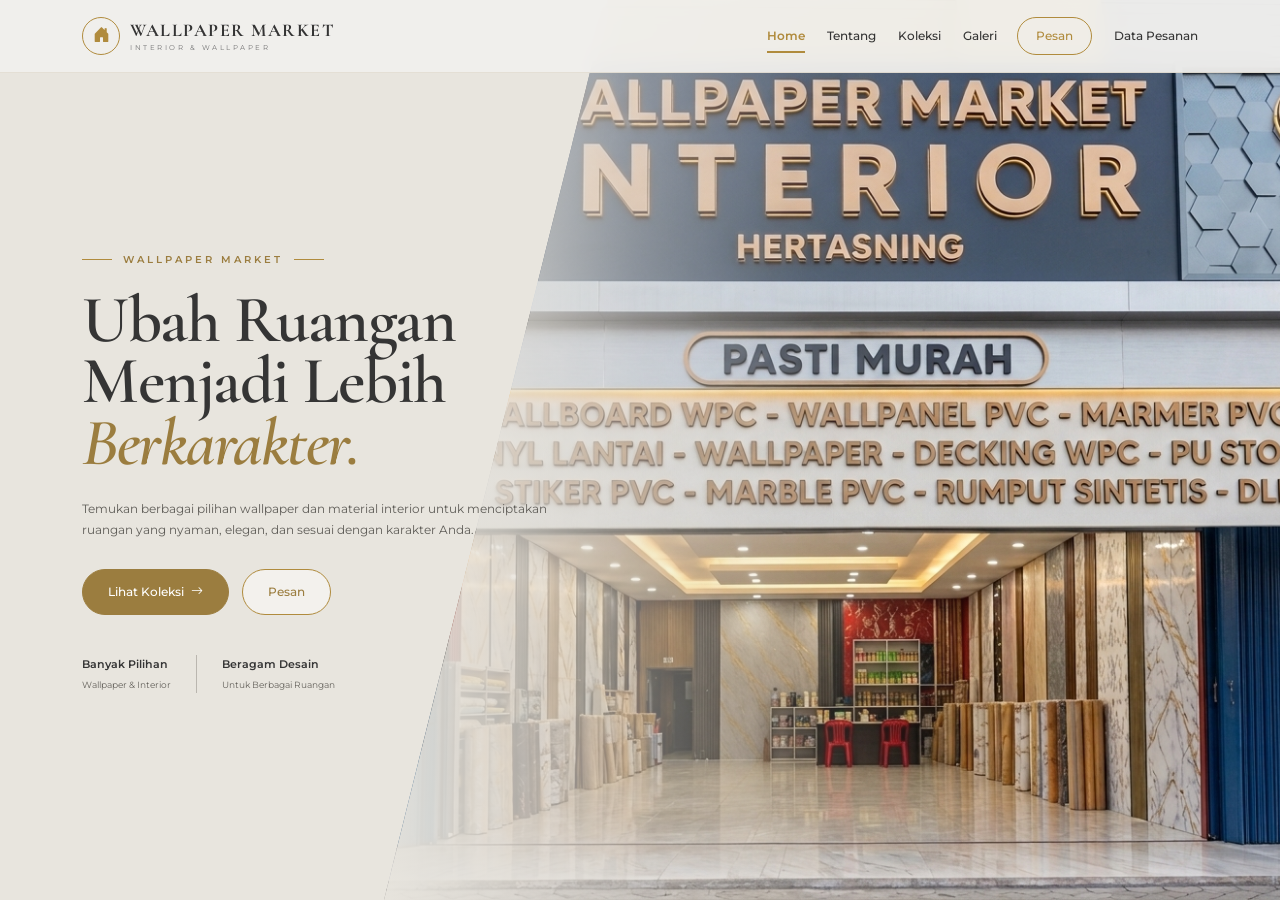
<file: index.html>
<!DOCTYPE html>
<html lang="id">

<head>

    <meta charset="UTF-8">

    <meta name="viewport"
          content="width=device-width, initial-scale=1.0">

    <title>Wallpaper Market | Home</title>


    <!-- BOOTSTRAP -->

    <link
        href="https://cdn.jsdelivr.net/npm/bootstrap@5.3.3/dist/css/bootstrap.min.css"
        rel="stylesheet">


    <!-- BOOTSTRAP ICON -->

    <link
        href="https://cdn.jsdelivr.net/npm/bootstrap-icons@1.11.3/font/bootstrap-icons.min.css"
        rel="stylesheet">


    <!-- GOOGLE FONT -->

    <link rel="preconnect"
          href="https://fonts.googleapis.com">

    <link rel="preconnect"
          href="https://fonts.gstatic.com"
          crossorigin>

    <link
        href="https://fonts.googleapis.com/css2?family=Cormorant+Garamond:wght@500;600;700&family=Montserrat:wght@300;400;500;600&display=swap"
        rel="stylesheet">


    <!-- CSS KAMU -->

    <link rel="stylesheet" href="style.css">

</head>


<body>


    <!-- ================= NAVBAR ================= -->

    <nav class="navbar navbar-expand-lg home-navbar">

        <div class="container">


            <!-- LOGO -->

            <a
                href="index.html"
                class="market-logo">

                <span class="logo-icon">

                    <i class="bi bi-house-door-fill"></i>

                </span>


                <span class="logo-text">

                    <strong>
                        WALLPAPER MARKET
                    </strong>

                    <small>
                        INTERIOR & WALLPAPER
                    </small>

                </span>

            </a>



            <!-- MENU MOBILE -->

            <button
                class="navbar-toggler"
                type="button"
                data-bs-toggle="collapse"
                data-bs-target="#menuNavbar"
                aria-controls="menuNavbar"
                aria-expanded="false"
                aria-label="Toggle navigation">

                <i class="bi bi-list"></i>

            </button>



            <!-- MENU -->

            <div
                class="collapse navbar-collapse"
                id="menuNavbar">

                <ul class="navbar-nav ms-auto align-items-lg-center">


                    <!-- HOME -->

                    <li class="nav-item">

                        <a
                            class="nav-link active"
                            href="index.html">

                            Home

                        </a>

                    </li>


                    <!-- TENTANG -->

                    <li class="nav-item">

                        <a
                            class="nav-link"
                            href="tentang.html">

                            Tentang

                        </a>

                    </li>


                    <!-- KOLEKSI -->

                    <li class="nav-item">

                        <a
                            class="nav-link"
                            href="koleksi.html">

                            Koleksi

                        </a>

                    </li>


                    <!-- GALERI -->

                    <li class="nav-item">

                        <a
                            class="nav-link"
                            href="galeri.html">

                            Galeri

                        </a>

                    </li>


                    <!-- PESAN -->

                    <li class="nav-item">

                        <a
                            class="nav-link nav-pesan"
                            href="pesan.php">

                            Pesan

                        </a>

                    </li>


                    <!-- DATA PESANAN -->

                    <li class="nav-item">

                        <a
                            class="nav-link"
                            href="data_pesanan.php">

                            Data Pesanan

                        </a>

                    </li>

                </ul>

            </div>

        </div>

    </nav>



    <!-- ================= HERO ================= -->

    <main class="home-hero">


        <!-- FOTO HERTASNING -->

        <div class="hero-background-photo"></div>


        <!-- FADE ABU-CREAM -->

        <div class="hero-photo-overlay"></div>



        <div class="container hero-container">

            <div class="row min-vh-100 align-items-center">


                <div class="col-12 col-lg-7">

                    <div class="hero-content">


                        <!-- LABEL -->

                        <div class="hero-label">

                            <span></span>

                            WALLPAPER MARKET

                            <span></span>

                        </div>



                        <!-- JUDUL -->

                        <h1>

                            Ubah Ruangan
                            <br>

                            Menjadi Lebih
                            <br>

                            <span>Berkarakter.</span>

                        </h1>



                        <!-- DESKRIPSI -->

                        <p class="hero-description">

                            Temukan berbagai pilihan wallpaper dan
                            material interior untuk menciptakan ruangan
                            yang nyaman, elegan, dan sesuai dengan
                            karakter Anda.

                        </p>



                        <!-- BUTTON -->

                        <div class="hero-buttons">


                            <a
                                href="koleksi.html"
                                class="btn hero-btn-primary">

                                Lihat Koleksi

                                <i class="bi bi-arrow-right"></i>

                            </a>



                            <a
                                href="pesan.php"
                                class="btn hero-btn-outline">

                                Pesan
                            </a>


                        </div>



                        <!-- INFO -->

                        <div class="hero-info">


                            <div>

                                <strong>
                                    Banyak Pilihan
                                </strong>

                                <small>
                                    Wallpaper & Interior
                                </small>

                            </div>



                            <div class="hero-divider"></div>



                            <div>

                                <strong>
                                    Beragam Desain
                                </strong>

                                <small>
                                    Untuk Berbagai Ruangan
                                </small>

                            </div>


                        </div>

                    </div>

                </div>


                <div class="col-lg-5"></div>

            </div>

        </div>

    </main>



    <!-- ================= BOOTSTRAP JS ================= -->
    
    <script
        src="https://cdn.jsdelivr.net/npm/bootstrap@5.3.3/dist/js/bootstrap.bundle.min.js">
    </script>



    <!-- JQUERY -->

    <script
        src="https://code.jquery.com/jquery-3.7.1.min.js">
    </script>



    <!-- SCRIPT KAMU -->

    <script src="script.js"></script>


</body>

</html>
</file>
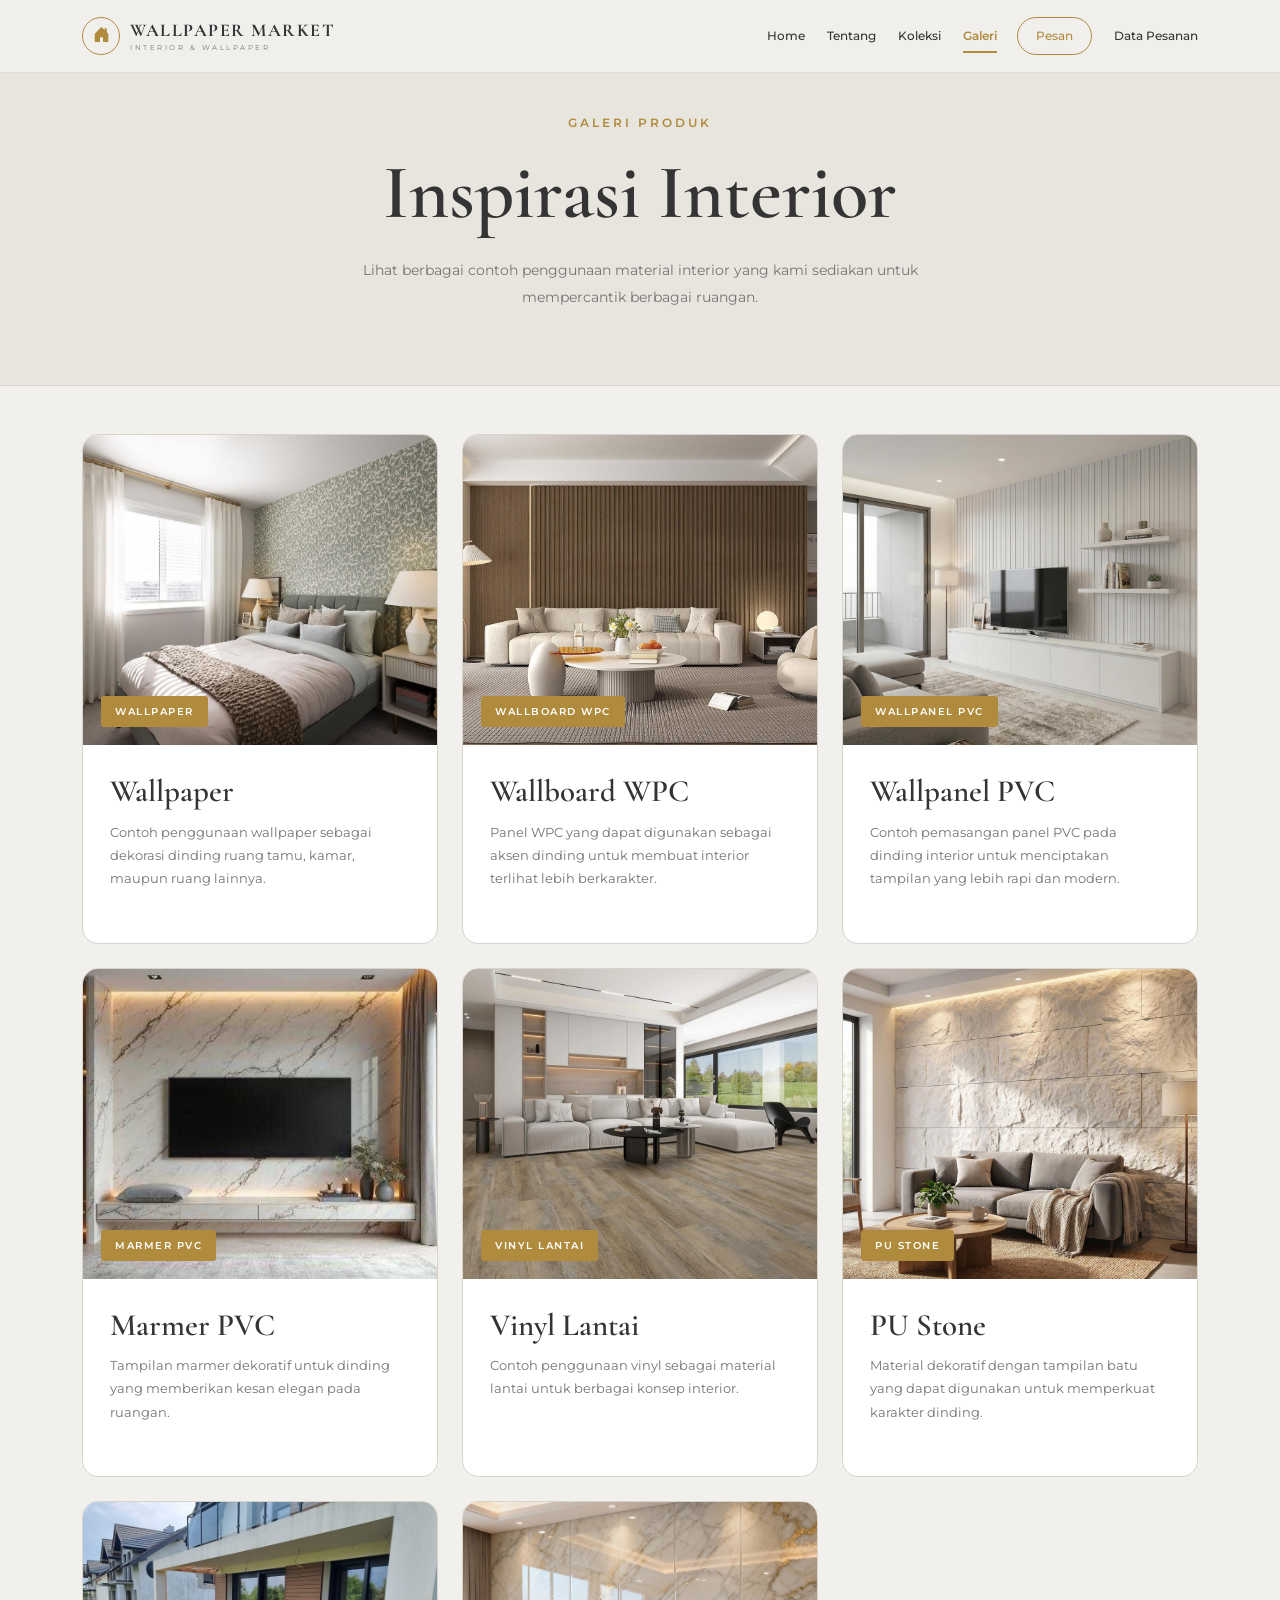
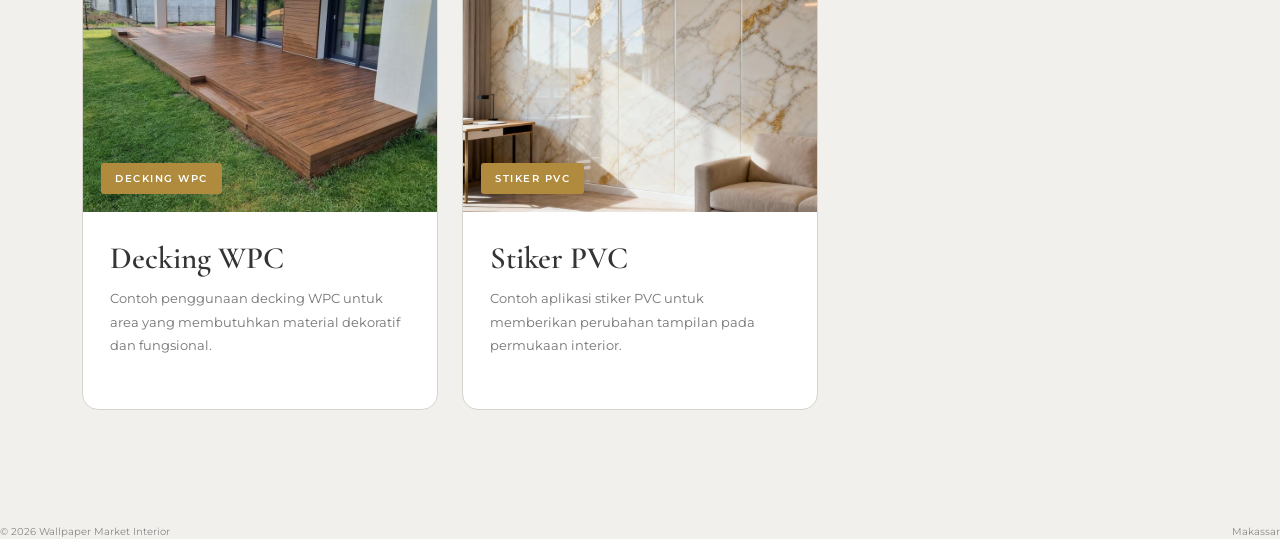
<file: galeri.html>
<!DOCTYPE html>
<html lang="id">

<head>

    <meta charset="UTF-8">

    <meta name="viewport"
          content="width=device-width, initial-scale=1.0">

    <title>Wallpaper Market | Galeri</title>


    <!-- ================= BOOTSTRAP ================= -->

    <link
        href="https://cdn.jsdelivr.net/npm/bootstrap@5.3.3/dist/css/bootstrap.min.css"
        rel="stylesheet">


    <!-- ================= BOOTSTRAP ICON ================= -->

    <link
        href="https://cdn.jsdelivr.net/npm/bootstrap-icons@1.11.3/font/bootstrap-icons.min.css"
        rel="stylesheet">


    <!-- ================= GOOGLE FONT ================= -->

    <link
        href="https://fonts.googleapis.com/css2?family=Cormorant+Garamond:wght@500;600;700&family=Montserrat:wght@300;400;500;600&display=swap"
        rel="stylesheet">


    <!-- ================= CSS ================= -->

    <link rel="stylesheet" href="style.css">

</head>


<body>


<!-- =====================================================
     NAVBAR
===================================================== -->

<nav class="navbar navbar-expand-lg home-navbar">

    <div class="container">


        <!-- LOGO -->

        <a
            href="index.html"
            class="market-logo">

            <span class="logo-icon">

                <i class="bi bi-house-door-fill"></i>

            </span>


            <span class="logo-text">

                <strong>
                    WALLPAPER MARKET
                </strong>

                <small>
                    INTERIOR & WALLPAPER
                </small>

            </span>

        </a>



        <!-- MENU MOBILE -->

        <button
            class="navbar-toggler"
            type="button"
            data-bs-toggle="collapse"
            data-bs-target="#menuNavbar"
            aria-controls="menuNavbar"
            aria-expanded="false"
            aria-label="Toggle navigation">

            <i class="bi bi-list"></i>

        </button>



        <!-- MENU -->

        <div
            class="collapse navbar-collapse"
            id="menuNavbar">

            <ul class="navbar-nav ms-auto align-items-lg-center">


                <!-- HOME -->

                <li class="nav-item">

                    <a
                        class="nav-link"
                        href="index.html">

                        Home

                    </a>

                </li>


                <!-- TENTANG -->

                <li class="nav-item">

                    <a
                        class="nav-link"
                        href="tentang.html">

                        Tentang

                    </a>

                </li>


                <!-- KOLEKSI -->

                <li class="nav-item">

                    <a
                        class="nav-link"
                        href="koleksi.html">

                        Koleksi

                    </a>

                </li>


                <!-- GALERI AKTIF -->

                <li class="nav-item">

                    <a
                        class="nav-link active"
                        href="galeri.html">

                        Galeri

                    </a>

                </li>


                <!-- PESAN -->

                <li class="nav-item">

                    <a
                        class="nav-link nav-pesan"
                        href="pesan.php">

                        Pesan

                    </a>

                </li>


                <!-- DATA PESANAN -->

                <li class="nav-item">

                    <a
                        class="nav-link"
                        href="data_pesanan.php">

                        Data Pesanan

                    </a>

                </li>

            </ul>

        </div>

    </div>

</nav>



<!-- =====================================================
     HEADER
===================================================== -->

<section class="gallery-header">

    <div class="container text-center">

        <span class="gallery-label">
            GALERI PRODUK
        </span>

        <h1>
            Inspirasi Interior
        </h1>

        <p>
            Lihat berbagai contoh penggunaan material interior
            yang kami sediakan untuk mempercantik berbagai ruangan.
        </p>

    </div>

</section>



<!-- =====================================================
     GALERI
===================================================== -->

<section class="gallery-section py-5">

    <div class="container">

        <div class="row g-4">


            <!-- WALLPAPER -->

            <div class="col-md-6 col-lg-4">

                <div class="gallery-card h-100">

                    <div class="gallery-image">

                        <img
                            src="image/galeri-wallpaper.jpg"
                            alt="Wallpaper dinding interior">

                        <span class="gallery-badge">
                            Wallpaper
                        </span>

                    </div>


                    <div class="gallery-content">

                        <h2>
                            Wallpaper
                        </h2>

                        <p>
                            Contoh penggunaan wallpaper sebagai
                            dekorasi dinding ruang tamu, kamar,
                            maupun ruang lainnya.
                        </p>

                    </div>

                </div>

            </div>



            <!-- WALLBOARD WPC -->

            <div class="col-md-6 col-lg-4">

                <div class="gallery-card h-100">

                    <div class="gallery-image">

                        <img
                            src="image/galeri-wpc.jpg"
                            alt="Wallboard WPC interior">

                        <span class="gallery-badge">
                            Wallboard WPC
                        </span>

                    </div>


                    <div class="gallery-content">

                        <h2>
                            Wallboard WPC
                        </h2>

                        <p>
                            Panel WPC yang dapat digunakan
                            sebagai aksen dinding untuk membuat
                            interior terlihat lebih berkarakter.
                        </p>

                    </div>

                </div>

            </div>



            <!-- WALLPANEL PVC -->

            <div class="col-md-6 col-lg-4">

                <div class="gallery-card h-100">

                    <div class="gallery-image">

                        <img
                            src="image/galeri-pvc.jpg"
                            alt="Wallpanel PVC interior">

                        <span class="gallery-badge">
                            Wallpanel PVC
                        </span>

                    </div>


                    <div class="gallery-content">

                        <h2>
                            Wallpanel PVC
                        </h2>

                        <p>
                            Contoh pemasangan panel PVC pada
                            dinding interior untuk menciptakan
                            tampilan yang lebih rapi dan modern.
                        </p>


                    </div>

                </div>

            </div>



            <!-- MARMER PVC -->

            <div class="col-md-6 col-lg-4">

                <div class="gallery-card h-100">

                    <div class="gallery-image">

                        <img
                            src="image/galeri-marmer.jpg"
                            alt="Marmer PVC interior">

                        <span class="gallery-badge">
                            Marmer PVC
                        </span>

                    </div>


                    <div class="gallery-content">

                        <h2>
                            Marmer PVC
                        </h2>

                        <p>
                            Tampilan marmer dekoratif untuk
                            dinding yang memberikan kesan
                            elegan pada ruangan.
                        </p>


                    </div>

                </div>

            </div>



            <!-- VINYL LANTAI -->

            <div class="col-md-6 col-lg-4">

                <div class="gallery-card h-100">

                    <div class="gallery-image">

                        <img
                            src="image/galeri-vinyl.jpg"
                            alt="Vinyl lantai interior">

                        <span class="gallery-badge">
                            Vinyl Lantai
                        </span>

                    </div>


                    <div class="gallery-content">

                        <h2>
                            Vinyl Lantai
                        </h2>

                        <p>
                            Contoh penggunaan vinyl sebagai
                            material lantai untuk berbagai
                            konsep interior.
                        </p>

                    </div>

                </div>

            </div>



            <!-- PU STONE -->

            <div class="col-md-6 col-lg-4">

                <div class="gallery-card h-100">

                    <div class="gallery-image">

                        <img
                            src="image/galeri-pustone.jpg"
                            alt="PU Stone interior">

                        <span class="gallery-badge">
                            PU Stone
                        </span>

                    </div>


                    <div class="gallery-content">

                        <h2>
                            PU Stone
                        </h2>

                        <p>
                            Material dekoratif dengan tampilan
                            batu yang dapat digunakan untuk
                            memperkuat karakter dinding.
                        </p>

                    </div>

                </div>

            </div>



            <!-- DECKING WPC -->

            <div class="col-md-6 col-lg-4">

                <div class="gallery-card h-100">

                    <div class="gallery-image">

                        <img
                            src="image/galeri-decking.jpg"
                            alt="Decking WPC">

                        <span class="gallery-badge">
                            Decking WPC
                        </span>

                    </div>


                    <div class="gallery-content">

                        <h2>
                            Decking WPC
                        </h2>

                        <p>
                            Contoh penggunaan decking WPC
                            untuk area yang membutuhkan
                            material dekoratif dan fungsional.
                        </p>


                    </div>

                </div>

            </div>



            <!-- STIKER PVC -->

            <div class="col-md-6 col-lg-4">

                <div class="gallery-card h-100">

                    <div class="gallery-image">

                        <img
                            src="image/galeri-stiker.jpg"
                            alt="Stiker PVC interior">

                        <span class="gallery-badge">
                            Stiker PVC
                        </span>

                    </div>


                    <div class="gallery-content">

                        <h2>
                            Stiker PVC
                        </h2>

                        <p>
                            Contoh aplikasi stiker PVC untuk
                            memberikan perubahan tampilan
                            pada permukaan interior.
                        </p>


                    </div>

                </div>

            </div>

        </div>

    </div>

</section>



<!-- =====================================================
     FOOTER
===================================================== -->

<div class="footer-bottom">

    <span>
        © 2026 Wallpaper Market Interior
    </span>

    <span>
        Makassar
    </span>

</div>



<!-- =====================================================
     BOOTSTRAP JS
===================================================== -->

<script
    src="https://cdn.jsdelivr.net/npm/bootstrap@5.3.3/dist/js/bootstrap.bundle.min.js">
</script>



<!-- =====================================================
     JQUERY
===================================================== -->

<script
    src="https://code.jquery.com/jquery-3.7.1.min.js">
</script>


<script>

$(document).ready(function () {

    $(".gallery-card").on("mouseenter", function () {

        $(this).find(".gallery-image img").css(
            "transform",
            "scale(1.04)"
        );

    });


    $(".gallery-card").on("mouseleave", function () {

        $(this).find(".gallery-image img").css(
            "transform",
            "scale(1)"
        );

    });

});

</script>


<!-- SCRIPT UTAMA -->

<script src="script.js"></script>


</body>

</html>
</file>
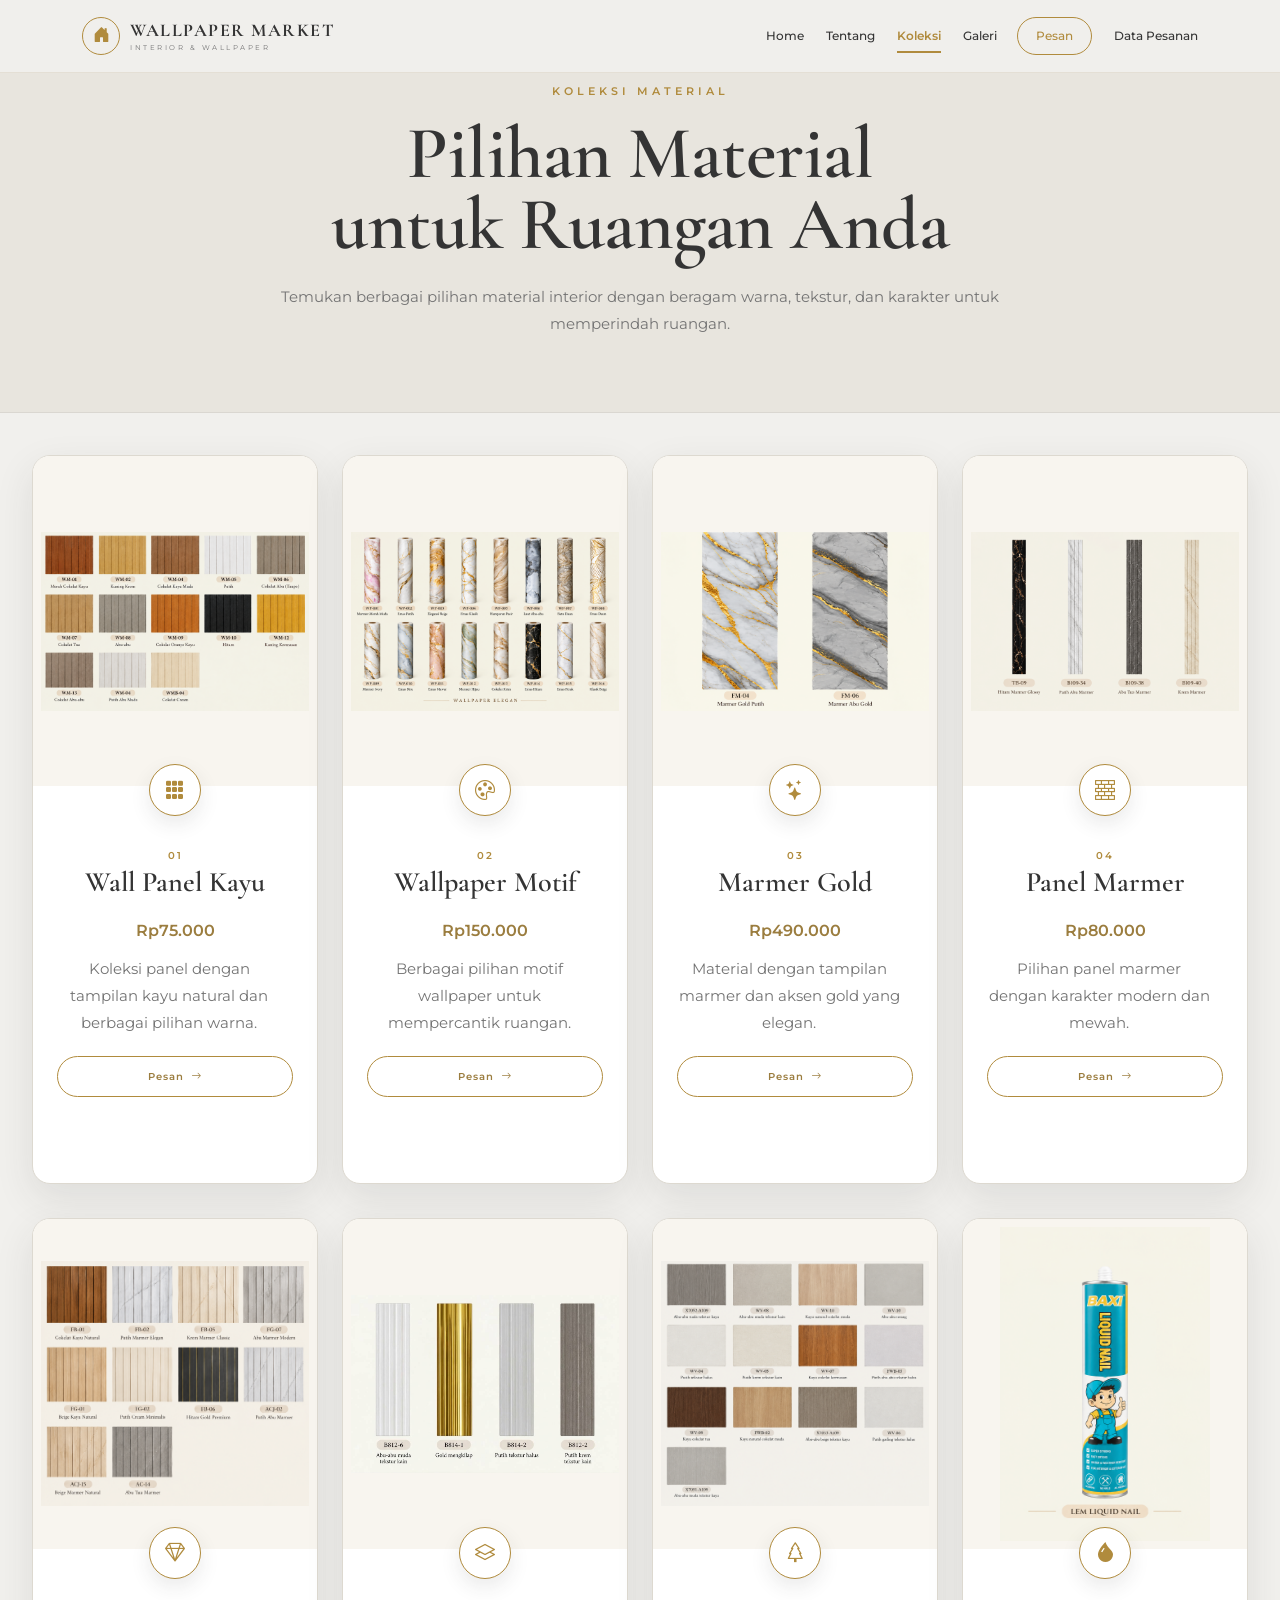
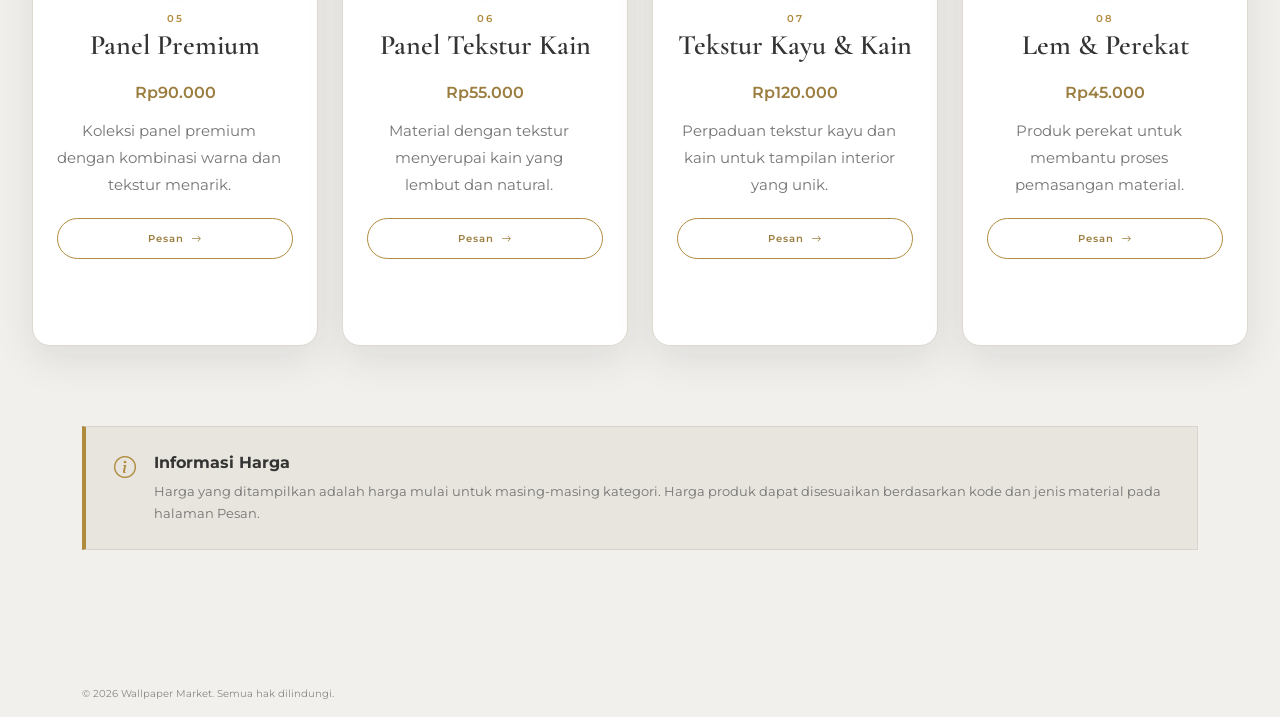
<file: koleksi.html>
<!DOCTYPE html>
<html lang="id">

<head>

    <meta charset="UTF-8">

    <meta name="viewport"
          content="width=device-width, initial-scale=1.0">

    <title>Wallpaper Market | Koleksi</title>


    <!-- ================= BOOTSTRAP ================= -->

    <link
        href="https://cdn.jsdelivr.net/npm/bootstrap@5.3.3/dist/css/bootstrap.min.css"
        rel="stylesheet">


    <!-- ================= BOOTSTRAP ICON ================= -->

    <link
        href="https://cdn.jsdelivr.net/npm/bootstrap-icons@1.11.3/font/bootstrap-icons.min.css"
        rel="stylesheet">


    <!-- ================= GOOGLE FONT ================= -->

    <link
        href="https://fonts.googleapis.com/css2?family=Cormorant+Garamond:wght@400;500;600;700&family=Montserrat:wght@300;400;500;600&display=swap"
        rel="stylesheet">


    <!-- ================= CSS UTAMA ================= -->

    <link rel="stylesheet" href="style.css">
</head>


<body>


<!-- =========================================================
     NAVBAR
========================================================= -->

<nav class="navbar navbar-expand-lg home-navbar">

    <div class="container">


        <!-- LOGO -->

        <a
            href="index.html"
            class="market-logo">

            <span class="logo-icon">
                <i class="bi bi-house-door-fill"></i>
            </span>

            <span class="logo-text">
                <strong>
                    WALLPAPER MARKET
                </strong>

                <small>
                    INTERIOR &amp; WALLPAPER
                </small>
            </span>

        </a>


        <!-- MENU MOBILE -->

        <button
            class="navbar-toggler"
            type="button"
            data-bs-toggle="collapse"
            data-bs-target="#menuNavbar"
            aria-controls="menuNavbar"
            aria-expanded="false"
            aria-label="Toggle navigation">

            <i class="bi bi-list"></i>

        </button>


        <!-- MENU -->

        <div
            class="collapse navbar-collapse"
            id="menuNavbar">

            <ul class="navbar-nav ms-auto align-items-lg-center">


                <!-- HOME -->

                <li class="nav-item">
                    <a
                        class="nav-link"
                        href="index.html">
                        Home
                    </a>
                </li>


                <!-- TENTANG -->

                <li class="nav-item">
                    <a
                        class="nav-link"
                        href="tentang.html">
                        Tentang
                    </a>
                </li>


                <!-- KOLEKSI -->

                <li class="nav-item">
                    <a
                        class="nav-link active"
                        href="koleksi.html">
                        Koleksi
                    </a>
                </li>


                <!-- GALERI -->

                <li class="nav-item">
                    <a
                        class="nav-link"
                        href="galeri.html">
                        Galeri
                    </a>
                </li>


                <!-- PESAN -->

                <li class="nav-item">
                    <a
                        class="nav-link nav-pesan"
                        href="pesan.php">
                        Pesan
                    </a>
                </li>


                <!-- DATA PESANAN -->

                <li class="nav-item">
                    <a
                        class="nav-link"
                        href="data_pesanan.php">
                        Data Pesanan
                    </a>
                </li>

            </ul>

        </div>

    </div>

</nav>



<!-- =========================================================
     HEADER KOLEKSI - GAYA SEPERTI HALAMAN GALERI
========================================================= -->

<section class="collection-hero">

    <div class="container">

        <div class="collection-hero-content">

            <span class="section-label">
                KOLEKSI MATERIAL
            </span>

            <h1 class="collection-hero-title">
                Pilihan Material<br class="d-none d-md-block"> untuk Ruangan Anda
            </h1>

            <p class="collection-hero-description">
                Temukan berbagai pilihan material interior dengan
                beragam warna, tekstur, dan karakter untuk memperindah ruangan.
            </p>

        </div>

    </div>

</section>


<!-- =========================================================
     KATEGORI KOLEKSI
========================================================= -->

<section class="collection-section">

    <div class="container">

        <!-- =================================================
             8 KATEGORI
        ================================================== -->

        <div
            class="row
                   row-cols-1
                   row-cols-md-2
                   row-cols-lg-4
                   g-4">


            <!-- =================================================
                 01 WALL PANEL KAYU
            ================================================== -->

            <div class="col">

                <div class="card category-card h-100">

                    <img
                        src="image/wall-panel-kayu.png"
                        alt="Wall Panel Kayu"
                        class="category-image">

                    <div class="category-icon">
                        <i class="bi bi-grid-3x3-gap-fill"></i>
                    </div>

                    <div
                        class="card-body
                               text-center
                               d-flex
                               flex-column">

                        <span class="category-number">
                            01
                        </span>

                        <h3 class="category-title">
                            Wall Panel Kayu
                        </h3>

                        <div class="category-price">
                            Rp75.000
                        </div>

                        <p class="category-text">
                            Koleksi panel dengan tampilan kayu
                            natural dan berbagai pilihan warna.
                        </p>

                        <a
                            href="pesan.php?kategori=wall-panel-kayu"
                            class="btn category-btn mt-auto">

                            Pesan
                            <i class="bi bi-arrow-right"></i>

                        </a>

                    </div>

                </div>

            </div>



            <!-- =================================================
                 02 WALLPAPER MOTIF
            ================================================== -->

            <div class="col">

                <div class="card category-card h-100">

                    <img
                        src="image/wallpaper-motif.png"
                        alt="Wallpaper Motif"
                        class="category-image">

                    <div class="category-icon">
                        <i class="bi bi-palette"></i>
                    </div>

                    <div
                        class="card-body
                               text-center
                               d-flex
                               flex-column">

                        <span class="category-number">
                            02
                        </span>

                        <h3 class="category-title">
                            Wallpaper Motif
                        </h3>

                        <div class="category-price">
                            Rp150.000
                        </div>

                        <p class="category-text">
                            Berbagai pilihan motif wallpaper
                            untuk mempercantik ruangan.
                        </p>

                        <a
                            href="pesan.php?kategori=wallpaper-motif"
                            class="btn category-btn mt-auto">

                            Pesan
                            <i class="bi bi-arrow-right"></i>

                        </a>

                    </div>

                </div>

            </div>



            <!-- =================================================
                 03 MARMER GOLD
            ================================================== -->

            <div class="col">

                <div class="card category-card h-100">

                    <img
                        src="image/marmer-gold.png"
                        alt="Marmer Gold"
                        class="category-image">

                    <div class="category-icon">
                        <i class="bi bi-stars"></i>
                    </div>

                    <div
                        class="card-body
                               text-center
                               d-flex
                               flex-column">

                        <span class="category-number">
                            03
                        </span>

                        <h3 class="category-title">
                            Marmer Gold
                        </h3>

                        <div class="category-price">
                            Rp490.000
                        </div>

                        <p class="category-text">
                            Material dengan tampilan marmer
                            dan aksen gold yang elegan.
                        </p>

                        <a
                            href="pesan.php?kategori=marmer-gold"
                            class="btn category-btn mt-auto">

                            Pesan
                            <i class="bi bi-arrow-right"></i>

                        </a>

                    </div>

                </div>

            </div>



            <!-- =================================================
                 04 PANEL MARMER
            ================================================== -->

            <div class="col">

                <div class="card category-card h-100">

                    <img
                        src="image/panel-marmer.png"
                        alt="Panel Marmer"
                        class="category-image">

                    <div class="category-icon">
                        <i class="bi bi-bricks"></i>
                    </div>

                    <div
                        class="card-body
                               text-center
                               d-flex
                               flex-column">

                        <span class="category-number">
                            04
                        </span>

                        <h3 class="category-title">
                            Panel Marmer
                        </h3>

                        <div class="category-price">
                            Rp80.000
                        </div>

                        <p class="category-text">
                            Pilihan panel marmer dengan
                            karakter modern dan mewah.
                        </p>

                        <a
                            href="pesan.php?kategori=panel-marmer"
                            class="btn category-btn mt-auto">

                            Pesan
                            <i class="bi bi-arrow-right"></i>

                        </a>

                    </div>

                </div>

            </div>



            <!-- =================================================
                 05 PANEL PREMIUM
            ================================================== -->

            <div class="col">

                <div class="card category-card h-100">

                    <img
                        src="image/panel-premium.png"
                        alt="Panel Premium"
                        class="category-image">

                    <div class="category-icon">
                        <i class="bi bi-gem"></i>
                    </div>

                    <div
                        class="card-body
                               text-center
                               d-flex
                               flex-column">

                        <span class="category-number">
                            05
                        </span>

                        <h3 class="category-title">
                            Panel Premium
                        </h3>

                        <div class="category-price">
                            Rp90.000
                        </div>

                        <p class="category-text">
                            Koleksi panel premium dengan
                            kombinasi warna dan tekstur menarik.
                        </p>

                        <a
                            href="pesan.php?kategori=panel-premium"
                            class="btn category-btn mt-auto">

                            Pesan
                            <i class="bi bi-arrow-right"></i>

                        </a>

                    </div>

                </div>

            </div>



            <!-- =================================================
                 06 PANEL TEKSTUR KAIN
            ================================================== -->

            <div class="col">

                <div class="card category-card h-100">

                    <img
                        src="image/panel-tekstur-kain.png"
                        alt="Panel Tekstur Kain"
                        class="category-image">

                    <div class="category-icon">
                        <i class="bi bi-layers"></i>
                    </div>

                    <div
                        class="card-body
                               text-center
                               d-flex
                               flex-column">

                        <span class="category-number">
                            06
                        </span>

                        <h3 class="category-title">
                            Panel Tekstur Kain
                        </h3>

                        <div class="category-price">
                            Rp55.000
                        </div>

                        <p class="category-text">
                            Material dengan tekstur menyerupai
                            kain yang lembut dan natural.
                        </p>

                        <a
                            href="pesan.php?kategori=panel-tekstur-kain"
                            class="btn category-btn mt-auto">

                            Pesan
                            <i class="bi bi-arrow-right"></i>

                        </a>

                    </div>

                </div>

            </div>



            <!-- =================================================
                 07 TEKSTUR KAYU & KAIN
            ================================================== -->

            <div class="col">

                <div class="card category-card h-100">

                    <img
                        src="image/tekstur-kayu-kain.png"
                        alt="Tekstur Kayu dan Kain"
                        class="category-image">

                    <div class="category-icon">
                        <i class="bi bi-tree"></i>
                    </div>

                    <div
                        class="card-body
                               text-center
                               d-flex
                               flex-column">

                        <span class="category-number">
                            07
                        </span>

                        <h3 class="category-title">
                            Tekstur Kayu &amp; Kain
                        </h3>

                        <div class="category-price">
                            Rp120.000
                        </div>

                        <p class="category-text">
                            Perpaduan tekstur kayu dan kain
                            untuk tampilan interior yang unik.
                        </p>

                        <a
                            href="pesan.php?kategori=tekstur-kayu-kain"
                            class="btn category-btn mt-auto">

                            Pesan
                            <i class="bi bi-arrow-right"></i>

                        </a>

                    </div>

                </div>

            </div>



            <!-- =================================================
                 08 LEM & PEREKAT
            ================================================== -->

            <div class="col">

                <div class="card category-card h-100">

                    <img
                        src="image/lem-perekat.png"
                        alt="Lem dan Perekat"
                        class="category-image">

                    <div class="category-icon">
                        <i class="bi bi-droplet-fill"></i>
                    </div>

                    <div
                        class="card-body
                               text-center
                               d-flex
                               flex-column">

                        <span class="category-number">
                            08
                        </span>

                        <h3 class="category-title">
                            Lem &amp; Perekat
                        </h3>

                        <div class="category-price">
                            Rp45.000
                        </div>

                        <p class="category-text">
                            Produk perekat untuk membantu
                            proses pemasangan material.
                        </p>

                        <a
                            href="pesan.php?kategori=lem-perekat"
                            class="btn category-btn mt-auto">

                            Pesan
                            <i class="bi bi-arrow-right"></i>

                        </a>

                    </div>

                </div>

            </div>


        </div>

    </div>

</section>



<!-- =========================================================
     CATATAN HARGA
========================================================= -->

<section class="price-note">

    <div class="container">

        <div class="price-note-box">

            <i class="bi bi-info-circle"></i>

            <div>

                <strong>
                    Informasi Harga
                </strong>

                <p>
                    Harga yang ditampilkan adalah harga
                    mulai untuk masing-masing kategori.
                    Harga produk dapat disesuaikan berdasarkan
                    kode dan jenis material pada halaman Pesan.
                </p>

            </div>

        </div>

    </div>

</section>



<!-- =========================================================
     FOOTER
========================================================= -->

<footer>

    <div class="container">

        <div class="footer-bottom">

            <p>
                &copy; 2026 Wallpaper Market.
                Semua hak dilindungi.
            </p>

        </div>

    </div>

</footer>



<!-- =========================================================
     BOOTSTRAP JS
========================================================= -->

<script
    src="https://cdn.jsdelivr.net/npm/bootstrap@5.3.3/dist/js/bootstrap.bundle.min.js">
</script>


<!-- =========================================================
     JQUERY
========================================================= -->

<script
    src="https://code.jquery.com/jquery-3.7.1.min.js">
</script>


<!-- =========================================================
     SCRIPT UTAMA
========================================================= -->

<script src="script.js"></script>


</body>

</html>
</file>
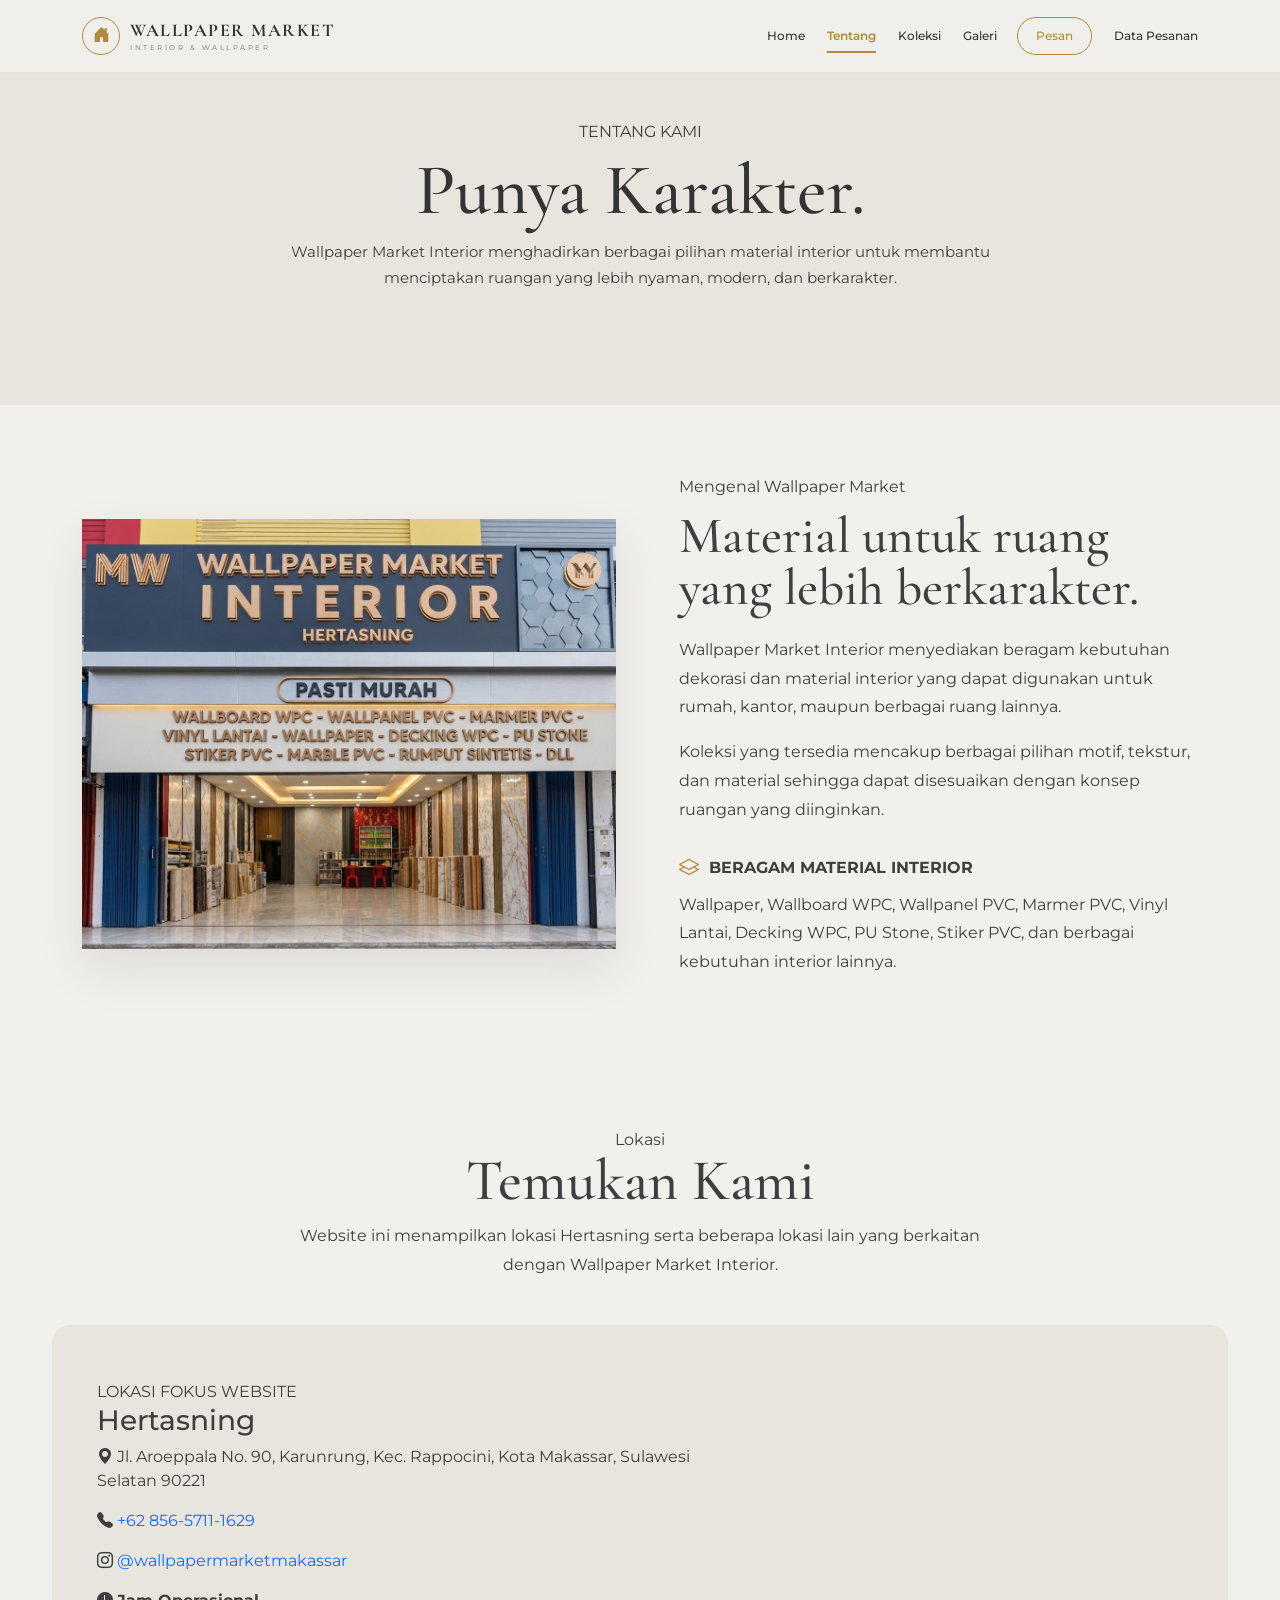
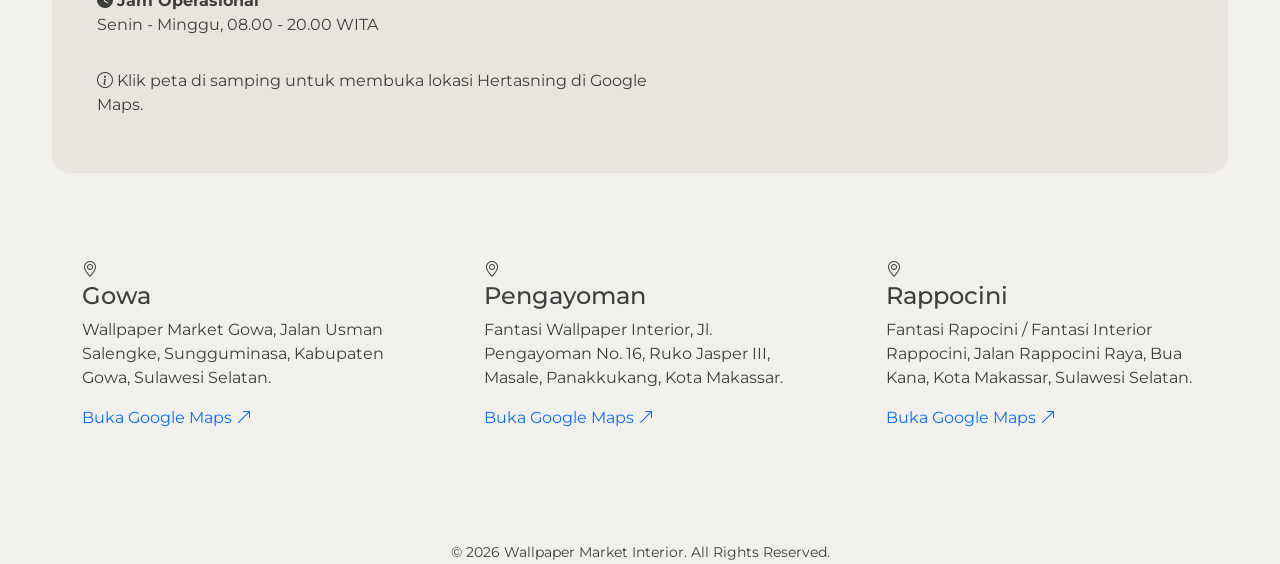
<file: tentang.html>
<!DOCTYPE html>
<html lang="id">

<head>

    <meta charset="UTF-8">

    <meta name="viewport"
          content="width=device-width, initial-scale=1.0">

    <title>Wallpaper Market | Tentang</title>

    <!-- ================= BOOTSTRAP ================= -->

    <link
        href="https://cdn.jsdelivr.net/npm/bootstrap@5.3.3/dist/css/bootstrap.min.css"
        rel="stylesheet">

    <!-- ================= BOOTSTRAP ICON ================= -->

    <link
        href="https://cdn.jsdelivr.net/npm/bootstrap-icons@1.11.3/font/bootstrap-icons.min.css"
        rel="stylesheet">

    <!-- ================= GOOGLE FONT ================= -->

    <link rel="preconnect"
          href="https://fonts.googleapis.com">

    <link rel="preconnect"
          href="https://fonts.gstatic.com"
          crossorigin>

    <link
        href="https://fonts.googleapis.com/css2?family=Cormorant+Garamond:wght@400;500;600;700&family=Montserrat:wght@300;400;500;600&display=swap"
        rel="stylesheet">

    <!-- ================= CSS ================= -->

    <link rel="stylesheet" href="style.css">

</head>


<body>


    <!-- =====================================================
         NAVBAR
    ====================================================== -->

    <nav class="navbar navbar-expand-lg home-navbar">

        <div class="container">

            <!-- LOGO -->

            <a
                href="index.html"
                class="market-logo">

                <span class="logo-icon">

                    <i class="bi bi-house-door-fill"></i>

                </span>

                <span class="logo-text">

                    <strong>
                        WALLPAPER MARKET
                    </strong>

                    <small>
                        INTERIOR & WALLPAPER
                    </small>

                </span>

            </a>


            <!-- MENU MOBILE -->

            <button
                class="navbar-toggler"
                type="button"
                data-bs-toggle="collapse"
                data-bs-target="#menuNavbar"
                aria-controls="menuNavbar"
                aria-expanded="false"
                aria-label="Toggle navigation">

                <i class="bi bi-list"></i>

            </button>


            <!-- MENU -->

            <div
                class="collapse navbar-collapse"
                id="menuNavbar">

                <ul class="navbar-nav ms-auto align-items-lg-center">

                    <li class="nav-item">

                        <a
                            class="nav-link"
                            href="index.html">

                            Home

                        </a>

                    </li>


                    <li class="nav-item">

                        <a
                            class="nav-link active"
                            href="tentang.html">

                            Tentang

                        </a>

                    </li>


                    <li class="nav-item">

                        <a
                            class="nav-link"
                            href="koleksi.html">

                            Koleksi

                        </a>

                    </li>


                    <li class="nav-item">

                        <a
                            class="nav-link"
                            href="galeri.html">

                            Galeri

                        </a>

                    </li>


                    <!-- PESAN -->

                    <li class="nav-item">

                        <a
                            class="nav-link nav-pesan"
                            href="pesan.php">

                            Pesan

                        </a>

                    </li>


                    <!-- DATA PESANAN -->

                    <li class="nav-item">

                        <a
                            class="nav-link"
                            href="data_pesanan.php">

                            Data Pesanan

                        </a>

                    </li>

                </ul>

            </div>

        </div>

    </nav>



    <!-- =====================================================
         HEADER TENTANG
    ====================================================== -->

    <header class="about-luxury-hero">

        <div class="container">

            <div class="about-header-content">

                <div class="eyebrow">
                    TENTANG KAMI
                </div>

                <h1>
                    Punya Karakter.
                </h1>

                <p>
                    Wallpaper Market Interior menghadirkan berbagai pilihan
                    material interior untuk membantu menciptakan ruangan
                    yang lebih nyaman, modern, dan berkarakter.
                </p>

            </div>

        </div>

    </header>



    <!-- =====================================================
         TENTANG WALLPAPER MARKET
    ====================================================== -->

    <section class="about-story-section">

        <div class="container">

            <div class="row align-items-center g-5">

                <!-- FOTO -->

                <div class="col-lg-6">

                    <div class="about-photo-frame">

                        <img
                            src="image/foto-tentang.jpg"
                            class="img-fluid"
                            alt="Wallpaper Market Interior">

                        <div class="about-label">


                        </div>

                    </div>

                </div>


                <!-- INFORMASI -->

                <div class="col-lg-6">

                    <div class="about-content">

                        <div class="eyebrow">

                            Mengenal Wallpaper Market

                        </div>


                        <h2>

                            Material untuk
                            ruang yang lebih
                            berkarakter.

                        </h2>


                        <p>

                            Wallpaper Market Interior menyediakan
                            beragam kebutuhan dekorasi dan material
                            interior yang dapat digunakan untuk rumah,
                            kantor, maupun berbagai ruang lainnya.

                        </p>


                        <p>

                            Koleksi yang tersedia mencakup berbagai
                            pilihan motif, tekstur, dan material sehingga
                            dapat disesuaikan dengan konsep ruangan
                            yang diinginkan.

                        </p>


                        <!-- MATERIAL -->

                        <div class="about-product">

                            <div>

                                <i class="bi bi-layers"></i>

                                <strong>
                                    BERAGAM MATERIAL INTERIOR
                                </strong>

                            </div>


                            <p>

                                Wallpaper, Wallboard WPC,
                                Wallpanel PVC, Marmer PVC,
                                Vinyl Lantai, Decking WPC,
                                PU Stone, Stiker PVC, dan
                                berbagai kebutuhan interior lainnya.

                            </p>

                        </div>

                    </div>

                </div>

            </div>

        </div>

    </section>



    <!-- =====================================================
         LOKASI
    ====================================================== -->

    <section class="location-section">

        <div class="container">

            <!-- JUDUL -->

            <div class="section-heading">

                <div class="eyebrow">
                    Lokasi
                </div>

                <h2>
                    Temukan Kami
                </h2>

                <p>

                    Website ini menampilkan lokasi Hertasning
                    serta beberapa lokasi lain yang berkaitan
                    dengan Wallpaper Market Interior.

                </p>

            </div>


            <!-- =================================================
                 HERTASNING
            ================================================== -->

            <div class="location-card mb-5">

                <div class="row g-0">

                    <!-- INFORMASI HERTASNING -->

                    <div class="col-lg-7">

                        <div class="location-info">

                            <span class="location-tag">

                                LOKASI FOKUS WEBSITE

                            </span>


                            <h3>
                                Hertasning
                            </h3>


                            <p>

                                <i class="bi bi-geo-alt-fill"></i>

                                Jl. Aroeppala No. 90,
                                Karunrung, Kec. Rappocini,
                                Kota Makassar,
                                Sulawesi Selatan 90221

                            </p>


                            <p>

                                <i class="bi bi-telephone-fill"></i>

                                <a href="tel:+6285657111629">

                                    +62 856-5711-1629

                                </a>

                            </p>


                            <p>

                                <i class="bi bi-instagram"></i>

                                <a
                                    href="https://www.instagram.com/wallpapermarketmakassar/"
                                    target="_blank"
                                    rel="noopener noreferrer">

                                    @wallpapermarketmakassar

                                </a>

                            </p>


                            <p>

                                <i class="bi bi-clock-fill"></i>

                                <strong>Jam Operasional</strong><br>
                                Senin - Minggu, 08.00 - 20.00 WITA

                            </p>


                            <p class="mt-3 mb-0">

                                <i class="bi bi-info-circle"></i>

                                Klik peta di samping untuk membuka
                                lokasi Hertasning di Google Maps.

                            </p>

                        </div>

                    </div>


                    <!-- PETA HERTASNING -->

                    <div class="col-lg-5">

                        <div class="location-map">

                            <a
                                href="https://maps.app.goo.gl/6AURoy4PUBcTk37e8?g_st=ic"
                                target="_blank"
                                rel="noopener noreferrer"
                                title="Buka lokasi Hertasning di Google Maps">

                                <iframe
                                    src="https://www.google.com/maps?q=Wallpaper%20Market%20Jl.%20Aroeppala%20No.90%20Makassar&output=embed"
                                    width="100%"
                                    height="100%"
                                    loading="lazy"
                                    referrerpolicy="no-referrer-when-downgrade"
                                    title="Peta Wallpaper Market Hertasning">
                                </iframe>

                                <div class="map-overlay">

                                    <div>

                                        <i class="bi bi-geo-alt-fill"></i>

                                        <strong>
                                            HERTASNING
                                        </strong>

                                        <span>
                                            KLIK UNTUK MEMBUKA GOOGLE MAPS
                                        </span>

                                    </div>

                                    <i class="bi bi-arrow-up-right map-arrow"></i>

                                </div>

                            </a>

                        </div>

                    </div>

                </div>

            </div>


            <!-- =================================================
                 LOKASI LAIN
            ================================================== -->

            <div class="row g-4">

                <!-- GOWA -->

                <div class="col-md-4">

                    <div class="other-location">

                        <i class="bi bi-geo-alt"></i>

                        <h4>
                            Gowa
                        </h4>

                        <p>

                            Wallpaper Market Gowa,
                            Jalan Usman Salengke,
                            Sungguminasa,
                            Kabupaten Gowa,
                            Sulawesi Selatan.

                        </p>

                        <a
                            href="https://maps.app.goo.gl/YVmUsCxeiDsta2Gp9?g_st=ic"
                            target="_blank"
                            rel="noopener noreferrer">

                            Buka Google Maps

                            <i class="bi bi-arrow-up-right"></i>

                        </a>

                    </div>

                </div>


                <!-- PENGAYOMAN -->

                <div class="col-md-4">

                    <div class="other-location">

                        <i class="bi bi-geo-alt"></i>

                        <h4>
                            Pengayoman
                        </h4>

                        <p>

                            Fantasi Wallpaper Interior,
                            Jl. Pengayoman No. 16,
                            Ruko Jasper III,
                            Masale, Panakkukang,
                            Kota Makassar.

                        </p>

                        <a
                            href="https://maps.app.goo.gl/ZBmtEPHVGYPGHcgt9?g_st=ic"
                            target="_blank"
                            rel="noopener noreferrer">

                            Buka Google Maps

                            <i class="bi bi-arrow-up-right"></i>

                        </a>

                    </div>

                </div>


                <!-- RAPPOCINI -->

                <div class="col-md-4">

                    <div class="other-location">

                        <i class="bi bi-geo-alt"></i>

                        <h4>
                            Rappocini
                        </h4>

                        <p>

                            Fantasi Rapocini /
                            Fantasi Interior Rappocini,
                            Jalan Rappocini Raya,
                            Bua Kana,
                            Kota Makassar,
                            Sulawesi Selatan.

                        </p>

                        <a
                            href="https://maps.app.goo.gl/tKG5Ugq8U7s4qdQL9?g_st=ic"
                            target="_blank"
                            rel="noopener noreferrer">

                            Buka Google Maps

                            <i class="bi bi-arrow-up-right"></i>

                        </a>

                    </div>

                </div>

            </div>

        </div>

    </section>



    <!-- =====================================================
         FOOTER
    ====================================================== -->

    <footer class="site-footer">

        <div class="text-center">

            <small>

                © 2026 Wallpaper Market Interior.
                All Rights Reserved.

            </small>

        </div>

    </footer>



    <!-- =====================================================
         BOOTSTRAP JS
    ====================================================== -->

    <script
        src="https://cdn.jsdelivr.net/npm/bootstrap@5.3.3/dist/js/bootstrap.bundle.min.js">
    </script>


    <!-- =====================================================
         JQUERY
    ====================================================== -->

    <script
        src="https://code.jquery.com/jquery-3.7.1.min.js">
    </script>


    <!-- =====================================================
         HOVER EFFECT
    ====================================================== -->

    <script>

        $(document).ready(function () {

            $(".about-product").hover(

                function () {

                    $(this).css(
                        "box-shadow",
                        "0 10px 30px rgba(50,45,40,.08)"
                    );

                },

                function () {

                    $(this).css(
                        "box-shadow",
                        "none"
                    );

                }

            );

        });

    </script>


    <!-- SCRIPT UTAMA -->

    <script src="script.js"></script>


</body>

</html>
</file>
<file: style.css>
/* =========================================================
   WALLPAPER MARKET INTERIOR
   STYLE.CSS FINAL - CLEAN VERSION
   Tema: Abu-abu / Cream + Mustard
========================================================= */


/* =========================================================
   1. VARIABLES
========================================================= */

:root {
    --cream: #e8e5de;
    --cream-light: #f1f0ed;
    --cream-soft: #d8d4ca;

    --mustard: #b08b3d;
    --mustard-light: #c4a45a;
    --mustard-dark: #9b7d3f;

    --dark: #343434;
    --dark-2: #292929;

    --text: #3f3f3f;
    --muted: #747474;

    --white: #ffffff;
    --border: #d7d4cc;

    --shadow: 0 15px 40px rgba(50, 50, 50, .10);
    --radius: 18px;
}


/* =========================================================
   2. RESET & GLOBAL
========================================================= */

* {
    margin: 0;
    padding: 0;
    box-sizing: border-box;
}

html {
    scroll-behavior: smooth;
}

body {
    font-family: "Montserrat", sans-serif;
    color: var(--text);
    background: var(--cream-light);
    overflow-x: hidden;
}

a {
    text-decoration: none;
}

img {
    max-width: 100%;
    display: block;
}


/* =========================================================
   3. NAVBAR - SAMPUL
========================================================= */

.home-navbar {
    position: absolute;
    top: 0;
    left: 0;
    width: 100%;
    z-index: 1000;

    padding: 17px 0;

    background: rgba(241, 240, 237, .94);
    border-bottom: 1px solid rgba(155, 125, 63, .14);

    backdrop-filter: blur(10px);
}

.market-logo {
    display: flex;
    align-items: center;
    gap: 10px;
    color: var(--dark);
}

.market-logo:hover {
    color: var(--mustard-dark);
}

.logo-icon {
    width: 38px;
    height: 38px;

    display: flex;
    align-items: center;
    justify-content: center;

    border: 1px solid var(--mustard);
    border-radius: 50%;

    color: var(--mustard);
    font-size: 17px;
}

.logo-text {
    display: flex;
    flex-direction: column;
    line-height: 1;
}

.logo-text strong {
    font-family: "Cormorant Garamond", serif;
    font-size: 18px;
    font-weight: 700;
    letter-spacing: 1.5px;
}

.logo-text small {
    margin-top: 5px;

    font-size: 7px;
    letter-spacing: 2.5px;

    color: var(--muted);
}

.home-navbar .nav-link {
    position: relative;

    margin-left: 22px;
    padding: 8px 0 !important;

    color: var(--dark);
    font-size: 12px;
    font-weight: 500;

    transition: .3s;
}

.home-navbar .nav-link:hover {
    color: var(--mustard);
}

.home-navbar .nav-link::after {
    content: "";

    position: absolute;
    left: 0;
    bottom: 0;

    width: 0;
    height: 2px;

    background: var(--mustard);

    transition: .3s;
}

.home-navbar .nav-link:hover::after,
.home-navbar .nav-link.active::after {
    width: 100%;
}

.home-navbar .nav-link.active {
    color: var(--mustard);
    font-weight: 600;
}

.home-navbar .nav-pesan {
    padding: 9px 18px !important;
    margin-left: 20px;

    border: 1px solid var(--mustard);
    border-radius: 25px;

    color: var(--mustard) !important;
}

.home-navbar .nav-pesan::after {
    display: none;
}

.home-navbar .nav-pesan:hover {
    background: var(--mustard);
    color: var(--white) !important;
}

.navbar-toggler {
    border: none;
    color: var(--dark);
    font-size: 25px;
    box-shadow: none !important;
}


/* =========================================================
   4. NAVBAR - HALAMAN DALAM
========================================================= */

.wallpaper-navbar {
    background: rgba(241, 240, 237, .97);
    border-bottom: 1px solid var(--border);

    backdrop-filter: blur(10px);
}

.wallpaper-logo {
    display: flex;
    align-items: center;
    gap: 10px;

    color: var(--dark);

    font-family: "Cormorant Garamond", serif;
    font-size: 22px;
    font-weight: 700;
}

.wallpaper-logo:hover {
    color: var(--mustard-dark);
}

.wallpaper-navbar .nav-link {
    color: var(--text);
    font-size: 13px;
    transition: .3s;
}

.wallpaper-navbar .nav-link:hover,
.wallpaper-navbar .nav-link.active {
    color: var(--mustard-dark);
}


/* =========================================================
   5. SAMPUL / HOME HERO
========================================================= */

.home-hero {
    position: relative;
    min-height: 100vh;

    overflow: hidden;
    isolation: isolate;

    background: var(--cream);
}


/* FOTO */

.home-hero::before {
    content: "";

    position: absolute;
    top: 0;
    right: 0;

    width: 70%;
    height: 100%;

    background-image: url("image/hertasning.jpg");
    background-size: cover;
    background-position: center top;
    background-repeat: no-repeat;

    clip-path: polygon(
        25% 0,
        100% 0,
        100% 100%,
        0 100%
    );

    z-index: 1;
}


/* OVERLAY */

.home-hero::after {
    content: "";

    position: absolute;
    top: 0;
    right: 0;

    width: 70%;
    height: 100%;

    background: linear-gradient(
        90deg,
        rgba(232, 229, 222, .98) 0%,
        rgba(232, 229, 222, .82) 12%,
        rgba(232, 229, 222, .48) 28%,
        rgba(232, 229, 222, .15) 48%,
        rgba(232, 229, 222, 0) 68%
    );

    clip-path: polygon(
        25% 0,
        100% 0,
        100% 100%,
        0 100%
    );

    z-index: 2;
}

.hero-container {
    position: relative;
    z-index: 5;
}

.hero-content {
    position: relative;

    max-width: 600px;

    padding: 175px 0 130px;
}


/* LABEL */

.hero-label {
    display: flex;
    align-items: center;
    gap: 11px;

    margin-bottom: 22px;

    color: var(--mustard-dark);

    font-size: 10px;
    font-weight: 600;

    letter-spacing: 3px;
    text-transform: uppercase;
}

.hero-label span {
    display: block;

    width: 30px;
    height: 1px;

    background: var(--mustard);
}


/* TITLE */

.hero-content h1 {
    margin: 0 0 25px;

    color: #353535;

    font-family: "Cormorant Garamond", serif;
    font-size: clamp(50px, 5.2vw, 72px);

    line-height: .92;
    font-weight: 600;

    letter-spacing: -1.5px;
}

.hero-content h1 span {
    color: var(--mustard-dark);
    font-style: italic;
}


/* DESCRIPTION */

.hero-description {
    max-width: 480px;

    margin: 0 0 28px;

    color: #5f5d58;

    font-size: 12px;
    line-height: 1.8;
}


/* BUTTONS */

.hero-buttons {
    display: flex;
    align-items: center;
    gap: 13px;
    flex-wrap: wrap;
}

.hero-btn-primary,
.hero-btn-outline {
    display: inline-flex;
    align-items: center;
    justify-content: center;

    padding: 13px 25px;

    border-radius: 30px;

    font-size: 12px;
    font-weight: 500;

    transition: .3s;
}

.hero-btn-primary {
    background: var(--mustard-dark);
    border: 1px solid var(--mustard-dark);
    color: var(--white);
}

.hero-btn-primary:hover {
    background: #80652f;
    border-color: #80652f;
    color: var(--white);

    transform: translateY(-2px);
}

.hero-btn-primary i {
    margin-left: 7px;
}

.hero-btn-outline {
    background: rgba(255, 255, 255, .45);
    border: 1px solid var(--mustard);

    color: var(--mustard-dark);
}

.hero-btn-outline:hover {
    background: rgba(255, 255, 255, .75);
    color: var(--dark);

    transform: translateY(-2px);
}


/* HERO INFO */

.hero-info {
    display: flex;
    align-items: center;
    gap: 25px;

    margin-top: 40px;
}

.hero-info > div:not(.hero-divider) {
    display: flex;
    flex-direction: column;
    gap: 5px;
}

.hero-info strong {
    color: #353535;
    font-size: 11px;
    font-weight: 600;
}

.hero-info small {
    color: #66635d;
    font-size: 9px;
}

.hero-divider {
    width: 1px;
    height: 38px;

    background: rgba(80, 75, 68, .30);
}


/* KATEGORI */

.hero-categories {
    position: absolute;

    bottom: 0;
    left: 0;

    width: 100%;

    z-index: 10;

    background: rgba(241, 240, 237, .88);
    border-top: 1px solid rgba(155, 125, 63, .14);

    backdrop-filter: blur(12px);
}

.hero-category {
    min-height: 70px;

    display: flex;
    align-items: center;
    justify-content: center;

    gap: 10px;

    border-right: 1px solid rgba(155, 125, 63, .14);

    color: var(--text);

    font-size: 10px;
    font-weight: 500;

    transition: .3s;
}

.hero-category:hover {
    background: rgba(216, 212, 202, .85);
    color: var(--mustard-dark);
}

.hero-category i {
    color: var(--mustard-dark);
    font-size: 17px;
}


/* =========================================================
   6. TENTANG - NAVBAR
========================================================= */

.about-navbar {
    background: rgba(232, 229, 222, .97);
    border-bottom: 1px solid var(--border);
    min-height: 76px;
}

.about-brand {
    display: flex;
    align-items: center;
    gap: 10px;

    text-decoration: none;
}

.about-brand-icon {
    width: 38px;
    height: 38px;

    display: flex;
    align-items: center;
    justify-content: center;

    background: var(--mustard);
    color: var(--white);

    border-radius: 50%;
    font-size: 15px;
}

.about-brand-text {
    display: flex;
    flex-direction: column;
    line-height: 1;
}

.about-brand-text strong {
    font-family: "Cormorant Garamond", serif;
    font-size: 20px;
    letter-spacing: 1.5px;
    color: var(--dark);
}

.about-brand-text small {
    margin-top: 4px;

    font-size: 7px;
    letter-spacing: 2px;
    color: var(--muted);
}

.about-navbar .nav-link {
    position: relative;

    margin-left: 22px;
    padding: 27px 0 !important;

    color: var(--dark);

    font-size: 11px;
    font-weight: 500;

    letter-spacing: 1.3px;
    text-transform: uppercase;
}

.about-navbar .nav-link::after {
    content: "";

    position: absolute;
    left: 0;
    bottom: 18px;

    width: 0;
    height: 1px;

    background: var(--mustard);

    transition: .3s;
}

.about-navbar .nav-link:hover::after,
.about-navbar .nav-link.active::after {
    width: 100%;
}

.about-navbar .nav-link.active {
    color: var(--mustard-dark);
}


/* =========================================================
   7. TENTANG - HERO
========================================================= */

.about-luxury-hero {
    position: relative;
    overflow: hidden;

    padding: 75px 0 70px;

    background: var(--cream);
}

.about-eyebrow {
    display: inline-block;

    margin-bottom: 18px;

    color: var(--mustard-dark);

    font-size: 11px;
    font-weight: 600;

    letter-spacing: 3px;
}

.about-luxury-hero h1 {
    max-width: 900px;

    margin: 0;

    font-family: "Cormorant Garamond", serif;

    font-size: clamp(48px, 7vw, 88px);
    line-height: .94;
    font-weight: 600;

    color: var(--dark);
}

.about-luxury-hero h1 span {
    color: var(--mustard-dark);
    font-style: italic;
}

.about-luxury-hero p {
    max-width: 650px;

    margin: 25px 0 0;

    color: var(--muted);

    font-size: 14px;
    line-height: 1.9;
}

.about-number {
    display: inline-flex;
    align-items: center;
    gap: 15px;

    text-align: left;
}

.about-number span {
    font-family: "Cormorant Garamond", serif;

    font-size: 70px;
    line-height: 1;

    color: var(--mustard);
}

.about-number small {
    color: var(--muted);

    font-size: 9px;
    line-height: 1.5;
    letter-spacing: 2px;
}


/* =========================================================
   8. TENTANG - STORY
========================================================= */

.about-story-section {
    padding: 70px 0;
    background: var(--cream-light);
}

.section-mini-title {
    display: inline-block;

    margin-bottom: 17px;

    color: var(--mustard-dark);

    font-size: 10px;
    font-weight: 600;
    letter-spacing: 3px;
}

.about-section-title {
    max-width: 700px;

    font-family: "Cormorant Garamond", serif;

    font-size: clamp(38px, 5vw, 57px);
    line-height: 1.02;
    font-weight: 600;

    color: var(--dark);
}

.about-story-text {
    max-width: 560px;

    margin-top: 16px;

    color: var(--muted);

    font-size: 14px;
    line-height: 1.9;
}

.about-signature {
    display: flex;
    align-items: center;
    gap: 12px;

    margin-top: 25px;

    color: var(--dark);

    font-family: "Cormorant Garamond", serif;
    font-size: 18px;
}

.signature-line {
    width: 45px;
    height: 1px;

    background: var(--mustard);
}


/* PHOTO ABOUT */

.about-photo-frame {
    position: relative;

    padding: 0;

    background: transparent;

    border: none;

    box-shadow: 0 20px 45px rgba(52,52,52,.10);
}

.about-photo-frame img {
    width: 100%;
    height: 430px;

    display: block;

    object-fit: cover;
}

.about-photo-number {
    position: absolute;

    top: 25px;
    left: 25px;

    width: 45px;
    height: 45px;

    display: flex;
    align-items: center;
    justify-content: center;

    background: var(--mustard);

    color: var(--white);

    font-family: "Cormorant Garamond", serif;
    font-size: 20px;
}

.about-photo-caption {
    position: absolute;

    left: 25px;
    right: 25px;
    bottom: 25px;

    padding: 16px 18px;

    display: flex;
    align-items: center;
    justify-content: space-between;

    gap: 15px;

    background: rgba(52,52,52,.90);
    color: var(--white);
}

.about-photo-caption span {
    font-size: 8px;
    letter-spacing: 2px;
    color: var(--mustard-light);
}

.about-photo-caption strong {
    font-family: "Cormorant Garamond", serif;
    font-size: 21px;
    font-weight: 500;
}


/* =========================================================
   9. TENTANG - PRODUCTS
========================================================= */

.about-products-section {
    padding: 70px 0;
    background: var(--cream);
}

.section-intro {
    margin: 0;

    color: var(--muted);

    font-size: 13px;
    line-height: 1.9;
}

.about-product-card {
    position: relative;

    min-height: 190px;

    padding: 22px;

    background: var(--cream-light);

    border: 1px solid var(--border);

    overflow: hidden;

    transition: .35s ease;
}

.about-product-card:hover {
    transform: translateY(-6px);

    background: var(--white);

    border-color: rgba(176,139,61,.5);

    box-shadow: 0 15px 35px rgba(52,52,52,.08);
}

.about-product-card > span {
    position: absolute;

    top: 18px;
    right: 20px;

    color: #bbb;

    font-size: 10px;
    letter-spacing: 1px;
}

.product-icon {
    width: 45px;
    height: 45px;

    display: flex;
    align-items: center;
    justify-content: center;

    margin-bottom: 20px;

    background: rgba(176,139,61,.12);

    color: var(--mustard-dark);

    border-radius: 50%;
}

.about-product-card h3 {
    margin: 0 0 8px;

    font-family: "Cormorant Garamond", serif;

    font-size: 28px;
    font-weight: 600;

    color: var(--dark);
}

.about-product-card p {
    margin: 0;

    color: var(--muted);

    font-size: 11px;
    line-height: 1.7;
}


/* =========================================================
   10. TENTANG - BENEFITS
========================================================= */

.about-benefit-section {
    padding: 70px 0;

    background: var(--dark);
}

.section-mini-title.light {
    color: var(--mustard-light);
}

.about-dark-title {
    max-width: 500px;

    margin-bottom: 22px;

    font-family: "Cormorant Garamond", serif;

    font-size: clamp(40px, 5vw, 60px);
    line-height: 1;

    color: var(--white);
}

.about-dark-text {
    max-width: 500px;

    color: #aaa;

    font-size: 13px;
    line-height: 1.9;
}

.about-dark-button {
    display: inline-flex;
    align-items: center;
    gap: 12px;

    margin-top: 20px;
    padding: 13px 21px;

    background: var(--mustard);

    color: var(--white);

    font-size: 10px;
    font-weight: 600;
    letter-spacing: 1.5px;

    transition: .3s;
}

.about-dark-button:hover {
    background: var(--mustard-light);
    color: var(--white);
}

.benefit-box {
    min-height: 180px;

    padding: 23px;

    position: relative;

    border: 1px solid rgba(255,255,255,.10);

    transition: .3s;
}

.benefit-box:hover {
    border-color: rgba(196,164,90,.55);
    transform: translateY(-4px);
}

.benefit-box > span {
    position: absolute;

    right: 20px;
    top: 20px;

    color: #777;
    font-size: 9px;
}

.benefit-box > i {
    display: block;

    margin-bottom: 20px;

    color: var(--mustard-light);
    font-size: 24px;
}

.benefit-box h3 {
    margin-bottom: 10px;

    font-family: "Cormorant Garamond", serif;

    color: var(--white);
    font-size: 28px;
}

.benefit-box p {
    margin: 0;

    color: #999;

    font-size: 11px;
    line-height: 1.8;
}


/* =========================================================
   11. TENTANG - LOCATION
========================================================= */

.about-location-section {
    padding: 70px 0;

    background: var(--cream-light);
}

.location-main-card {
    overflow: hidden;

    background: var(--dark);

    box-shadow: 0 20px 45px rgba(52,52,52,.10);
}

.location-main-content {
    height: 100%;

    padding: 40px;
}

.location-main-content > span {
    color: var(--mustard-light);

    font-size: 9px;
    font-weight: 600;
    letter-spacing: 2.5px;
}

.location-main-content h3 {
    margin: 17px 0;

    color: var(--white);

    font-family: "Cormorant Garamond", serif;

    font-size: 42px;
    font-weight: 600;
}

.location-main-content > p {
    max-width: 600px;

    color: #aaa;

    font-size: 13px;
    line-height: 1.8;
}

.location-contact {
    margin: 25px 0;

    display: flex;
    flex-wrap: wrap;

    gap: 22px;
}

.location-contact div {
    display: flex;
    align-items: center;
    gap: 8px;

    color: #bbb;

    font-size: 11px;
}

.location-contact i {
    color: var(--mustard-light);
}

.location-map-button {
    display: inline-flex;
    align-items: center;
    gap: 10px;

    margin-top: 5px;
    padding: 12px 18px;

    border: 1px solid rgba(196,164,90,.5);

    color: var(--mustard-light);

    font-size: 9px;
    font-weight: 600;
    letter-spacing: 1.5px;

    transition: .3s;
}

.location-map-button:hover {
    background: var(--mustard);
    color: var(--white);
    border-color: var(--mustard);
}

.location-pattern {
    height: 100%;
    min-height: 300px;

    display: flex;
    flex-direction: column;
    align-items: center;
    justify-content: center;

    position: relative;

    background: linear-gradient(
        135deg,
        #4a4a46,
        #292929
    );

    overflow: hidden;
}

.location-pattern::before,
.location-pattern::after {
    content: "";

    position: absolute;

    border: 1px solid rgba(196,164,90,.18);
    border-radius: 50%;
}

.location-pattern::before {
    width: 340px;
    height: 340px;
}

.location-pattern::after {
    width: 230px;
    height: 230px;
}

.location-pattern-icon {
    position: relative;
    z-index: 2;

    width: 70px;
    height: 70px;

    display: flex;
    align-items: center;
    justify-content: center;

    border: 1px solid var(--mustard);
    border-radius: 50%;

    color: var(--mustard-light);
    font-size: 27px;
}

.location-pattern > span {
    position: relative;
    z-index: 2;

    margin-top: 20px;

    color: var(--white);

    font-family: "Cormorant Garamond", serif;
    font-size: 30px;
}


/* OTHER LOCATIONS */

.other-location-card {
    min-height: 250px;

    padding: 30px;

    background: var(--white);

    border: 1px solid var(--border);

    transition: .3s;
}

.other-location-card:hover {
    transform: translateY(-5px);

    border-color: rgba(176,139,61,.45);

    box-shadow: 0 15px 35px rgba(52,52,52,.08);
}

.other-location-card > span {
    color: var(--mustard-dark);

    font-size: 8px;
    font-weight: 600;
    letter-spacing: 2px;
}

.other-location-card h3 {
    margin: 13px 0;

    color: var(--dark);

    font-family: "Cormorant Garamond", serif;
    font-size: 31px;
}

.other-location-card p {
    min-height: 70px;

    margin-bottom: 20px;

    color: var(--muted);

    font-size: 11px;
    line-height: 1.7;
}

.other-location-card a {
    display: inline-flex;
    align-items: center;
    gap: 8px;

    color: var(--dark);

    font-size: 9px;
    font-weight: 600;
    letter-spacing: 1px;

    transition: .3s;
}

.other-location-card a:hover {
    color: var(--mustard-dark);
}


/* =========================================================
   12. TENTANG - FINAL CTA
========================================================= */

.about-final-cta {
    padding: 60px 0;

    background: var(--cream);
}

.about-final-box {
    position: relative;
    overflow: hidden;

    padding: 45px;

    background: linear-gradient(
        135deg,
        #dedbd3,
        #cfc9bd
    );

    border: 1px solid var(--border);
}

.about-final-box::after {
    content: "WM";

    position: absolute;

    right: 20px;
    bottom: -55px;

    font-family: "Cormorant Garamond", serif;

    font-size: 190px;
    line-height: 1;

    color: rgba(176,139,61,.10);
}

.about-final-box > span {
    color: var(--mustard-dark);

    font-size: 9px;
    font-weight: 600;
    letter-spacing: 3px;
}

.about-final-box h2 {
    max-width: 700px;

    margin: 15px 0 0;

    font-family: "Cormorant Garamond", serif;

    font-size: clamp(40px, 5vw, 62px);
    line-height: .98;

    color: var(--dark);
}

.final-cta-button,
.final-cta-outline {
    position: relative;
    z-index: 2;

    display: inline-flex;
    align-items: center;
    gap: 9px;

    font-size: 9px;
    font-weight: 600;
    letter-spacing: 1.4px;
}

.final-cta-button {
    padding: 14px 20px;

    background: var(--dark);
    color: var(--white);

    transition: .3s;
}

.final-cta-button:hover {
    background: var(--mustard-dark);
    color: var(--white);
}

.final-cta-outline {
    margin-left: 10px;

    padding: 13px 18px;

    border: 1px solid var(--dark);

    color: var(--dark);

    transition: .3s;
}

.final-cta-outline:hover {
    background: var(--dark);
    color: var(--white);
}


/* =========================================================
   13. KOLEKSI
========================================================= */

.collection-header {
    background: var(--cream);

    padding: 150px 0 80px;

    border-bottom: 1px solid var(--border);
}

.collection-header-content {
    max-width: 760px;
}

.collection-header .section-label {
    display: inline-block;

    color: var(--mustard);

    font-size: 11px;
    font-weight: 600;

    letter-spacing: 3px;

    margin-bottom: 18px;
}

.collection-header h1 {
    font-family: "Cormorant Garamond", serif;

    font-size: clamp(48px, 6vw, 78px);

    line-height: .95;

    color: var(--dark);

    margin-bottom: 25px;
}

.collection-header p {
    max-width: 620px;

    color: var(--muted);

    font-size: 14px;
    line-height: 1.9;
}


/* SECTION */

.collection-section {
    padding: 90px 0;

    background: var(--cream-light);
}


/* CARD */

.collection-card {
    height: 100%;

    display: flex;
    flex-direction: column;

    overflow: hidden;

    background: var(--white);

    border: 1px solid var(--border);
    border-radius: 18px;

    transition: .35s ease;
}

.collection-card:hover {
    transform: translateY(-8px);

    box-shadow: 0 20px 45px rgba(50, 50, 50, .12);
}


/* IMAGE */

.collection-card .card-img-top {
    width: 100%;
    height: 300px;

    object-fit: cover;

    transition: transform .5s ease;
}

.collection-card:hover .card-img-top {
    transform: scale(1.04);
}


/* BODY */

.collection-card .card-body {
    padding: 30px;

    display: flex;
    flex-direction: column;

    flex: 1;
}

.material-label {
    color: var(--mustard);

    font-size: 10px;
    font-weight: 600;

    letter-spacing: 2px;

    margin-bottom: 12px;
}

.collection-card .card-title {
    font-family: "Cormorant Garamond", serif;

    font-size: 32px;
    font-weight: 600;

    color: var(--dark);

    margin-bottom: 12px;
}

.collection-card .card-text {
    color: var(--muted);

    font-size: 13px;
    line-height: 1.8;

    margin-bottom: 20px;
}


/* INFO */

.material-info {
    display: flex;
    flex-wrap: wrap;

    gap: 8px;

    margin-bottom: 20px;
}

.material-info div {
    background: var(--cream);

    border: 1px solid var(--border);

    padding: 8px 11px;

    border-radius: 30px;

    color: var(--text);

    font-size: 10px;
}

.material-info i {
    color: var(--mustard);
    margin-right: 4px;
}


/* PRICE */

.material-price {
    padding: 17px 0;

    border-top: 1px solid var(--border);

    margin-bottom: 20px;
}

.material-price small {
    display: block;

    color: var(--muted);

    font-size: 11px;

    margin-bottom: 4px;
}

.material-price strong {
    color: var(--dark);

    font-size: 18px;
    font-weight: 600;
}


/* BUTTON */

.material-btn {
    width: 100%;

    padding: 13px 18px;

    background: var(--mustard);

    border: 1px solid var(--mustard);
    border-radius: 8px;

    color: var(--white);

    font-size: 11px;
    font-weight: 600;

    letter-spacing: 1px;

    transition: .3s;
}

.material-btn:hover {
    background: var(--mustard-dark);

    border-color: var(--mustard-dark);

    color: var(--white);
}

.material-btn i {
    margin-left: 8px;
}


/* PRICE NOTE */

.price-note {
    padding: 0 0 70px;

    background: var(--cream-light);
}

.price-note-box {
    display: flex;
    align-items: flex-start;

    gap: 18px;

    padding: 24px 28px;

    background: var(--cream);

    border: 1px solid var(--border);
    border-left: 4px solid var(--mustard);
}

.price-note-box > i {
    color: var(--mustard);
    font-size: 22px;
}

.price-note-box strong {
    display: block;

    color: var(--dark);

    margin-bottom: 5px;
}

.price-note-box p {
    margin: 0;

    color: var(--muted);

    font-size: 13px;
    line-height: 1.7;
}


/* COLLECTION CTA */

.collection-cta {
    padding: 80px 0;

    background: var(--dark);
}

.cta-box {
    max-width: 700px;

    margin: auto;

    text-align: center;
}

.cta-box .section-label {
    color: var(--mustard-light);
}

.cta-box h2 {
    font-family: "Cormorant Garamond", serif;

    color: var(--white);

    font-size: 48px;

    margin-bottom: 15px;
}

.cta-box p {
    color: rgba(255,255,255,.65);

    margin-bottom: 30px;
}

.cta-btn {
    padding: 13px 25px;

    background: var(--mustard);

    border: 1px solid var(--mustard);

    color: var(--white);

    font-size: 11px;
    font-weight: 600;

    letter-spacing: 1px;
}

.cta-btn:hover {
    background: var(--mustard-light);

    border-color: var(--mustard-light);

    color: var(--dark);
}


/* =========================================================
   14. PESAN / KONSULTASI
========================================================= */

.booking-header {
    background: var(--cream);

    padding: 150px 0 80px;

    border-bottom: 1px solid var(--border);
}

.booking-header-content {
    max-width: 760px;
}

.booking-header h1 {
    font-family: "Cormorant Garamond", serif;

    font-size: clamp(48px, 6vw, 76px);

    line-height: .95;

    color: var(--dark);

    margin-bottom: 25px;
}

.booking-header p {
    max-width: 620px;

    color: var(--muted);

    font-size: 14px;
    line-height: 1.9;
}


/* FORM SECTION */

.booking-section {
    padding: 80px 0;

    background: var(--cream-light);
}

.booking-card {
    max-width: 850px;

    margin: auto;

    padding: 40px;

    background: var(--white);

    border: 1px solid var(--border);

    border-radius: 18px;

    box-shadow: var(--shadow);
}

.booking-card-header {
    margin-bottom: 30px;
}

.booking-card-header span {
    color: var(--mustard);

    font-size: 10px;
    font-weight: 600;

    letter-spacing: 2px;
}

.booking-card-header h2 {
    font-family: "Cormorant Garamond", serif;

    font-size: 42px;

    color: var(--dark);

    margin: 8px 0;
}

.booking-card-header p {
    color: var(--muted);

    font-size: 13px;

    margin: 0;
}


/* FORM */

.booking-card .form-label {
    color: var(--dark);

    font-size: 12px;
    font-weight: 600;

    margin-bottom: 8px;
}

.booking-card .form-control,
.booking-card .form-select {
    border: 1px solid var(--border);

    border-radius: 8px;

    padding: 13px 15px;

    color: var(--text);

    font-family: "Montserrat", sans-serif;

    font-size: 13px;
}

.booking-card .form-control:focus,
.booking-card .form-select:focus {
    border-color: var(--mustard);

    box-shadow: 0 0 0 .2rem rgba(176, 139, 61, .12);
}

.booking-card textarea {
    resize: vertical;
}


/* SELECTED PRICE */

.selected-price {
    display: flex;
    align-items: center;

    gap: 16px;

    padding: 20px;

    background: var(--cream);

    border: 1px solid var(--border);
    border-left: 4px solid var(--mustard);

    border-radius: 10px;
}

.price-icon {
    width: 45px;
    height: 45px;

    flex: 0 0 45px;

    display: flex;
    align-items: center;
    justify-content: center;

    background: var(--mustard);

    color: var(--white);

    border-radius: 50%;
}

.selected-price small {
    display: block;

    color: var(--muted);

    font-size: 9px;

    letter-spacing: 1.5px;
    font-weight: 600;
}

.selected-price strong {
    display: block;

    color: var(--dark);

    font-size: 18px;

    margin: 3px 0;
}

.selected-price p {
    margin: 0;

    color: var(--muted);

    font-size: 11px;
}


/* SUBMIT */

.booking-submit {
    width: 100%;

    padding: 15px;

    background: var(--mustard);

    border: 1px solid var(--mustard);

    color: var(--white);

    border-radius: 8px;

    font-size: 11px;
    font-weight: 600;

    letter-spacing: 1px;

    transition: .3s;
}

.booking-submit:hover {
    background: var(--mustard-dark);

    border-color: var(--mustard-dark);

    color: var(--white);
}

.booking-submit i {
    margin: 0 5px;
}


/* INFO */

.booking-info {
    padding: 0 0 70px;

    background: var(--cream-light);
}

.info-card {
    height: 100%;

    padding: 30px;

    background: var(--white);

    border: 1px solid var(--border);

    border-radius: 14px;
}

.info-card > i {
    color: var(--mustard);

    font-size: 27px;
}

.info-card h3 {
    font-family: "Cormorant Garamond", serif;

    color: var(--dark);

    font-size: 27px;

    margin: 15px 0 8px;
}

.info-card p {
    color: var(--muted);

    font-size: 13px;

    line-height: 1.7;

    margin: 0;
}


/* =========================================================
   15. GALERI
========================================================= */

.gallery-header {
    background: var(--cream);

    padding: 110px 20px 75px;

    border-bottom: 1px solid var(--border);

    text-align: center;
}

.gallery-label {
    display: inline-block;

    color: var(--mustard);

    font-size: 12px;
    font-weight: 600;

    letter-spacing: 3px;

    margin-bottom: 15px;
}

.gallery-header h1 {
    margin: 0 0 18px;

    font-family: "Cormorant Garamond", serif;

    font-size: clamp(45px, 6vw, 78px);

    font-weight: 600;

    color: var(--dark);
}

.gallery-header p {
    max-width: 650px;

    margin: auto;

    color: var(--muted);

    font-size: 14px;

    line-height: 1.9;
}


/* GALLERY SECTION */

.gallery-section {
    padding: 80px 0;

    background: var(--cream-light);
}

.gallery-card {
    height: 100%;

    background: var(--white);

    border: 1px solid var(--border);

    border-radius: 16px;

    overflow: hidden;

    transition: .35s;
}

.gallery-card:hover {
    transform: translateY(-7px);

    box-shadow: 0 18px 40px rgba(52, 52, 52, .12);
}


/* IMAGE */

.gallery-image {
    position: relative;

    height: 310px;

    overflow: hidden;

    background: #ddd;
}

.gallery-image img {
    width: 100%;
    height: 100%;

    object-fit: cover;

    transition: transform .45s ease;
}

.gallery-card:hover .gallery-image img {
    transform: scale(1.04);
}


/* BADGE */

.gallery-badge {
    position: absolute;

    left: 18px;
    bottom: 18px;

    padding: 8px 14px;

    background: var(--mustard);

    color: var(--white);

    font-size: 10px;
    font-weight: 600;

    letter-spacing: 1.5px;
    text-transform: uppercase;

    border-radius: 3px;
}


/* CONTENT */

.gallery-content {
    padding: 28px 27px 30px;
}

.gallery-content h2 {
    margin-bottom: 10px;

    font-family: "Cormorant Garamond", serif;

    font-size: 31px;
    font-weight: 600;

    color: var(--dark);
}

.gallery-content p {
    margin-bottom: 22px;

    color: var(--muted);

    font-size: 13px;
    line-height: 1.8;
}


/* LINK */

.gallery-link {
    display: inline-flex;
    align-items: center;

    gap: 8px;

    color: var(--dark);

    font-size: 11px;
    font-weight: 600;

    letter-spacing: 1.5px;

    text-transform: uppercase;

    transition: .3s;
}

.gallery-link i {
    color: var(--mustard);

    transition: .3s;
}

.gallery-link:hover {
    color: var(--mustard);
}

.gallery-link:hover i {
    transform: translate(3px, -3px);
}


/* GALLERY CTA */

.gallery-cta {
    padding: 70px 0;

    background: var(--cream-light);
}

.gallery-cta-box {
    padding: 65px 30px;

    background: var(--dark);

    border-radius: 18px;

    color: var(--white);

    text-align: center;
}

.gallery-cta-box span {
    display: block;

    margin-bottom: 15px;

    color: var(--mustard-light);

    font-size: 11px;
    font-weight: 600;

    letter-spacing: 3px;
}

.gallery-cta-box h2 {
    max-width: 700px;

    margin: auto auto 15px;

    font-family: "Cormorant Garamond", serif;

    font-size: clamp(35px, 5vw, 55px);
    font-weight: 600;
}

.gallery-cta-box p {
    max-width: 600px;

    margin: 0 auto 30px;

    color: #c9c9c9;

    line-height: 1.8;

    font-size: 14px;
}

.gallery-cta-btn {
    padding: 13px 25px;

    background: var(--mustard);

    color: var(--white);

    border: 1px solid var(--mustard);

    font-size: 11px;
    font-weight: 600;

    letter-spacing: 1.5px;

    border-radius: 3px;
}

.gallery-cta-btn:hover {
    background: var(--mustard-dark);

    border-color: var(--mustard-dark);

    color: var(--white);
}


/* =========================================================
   16. FOOTER UMUM
========================================================= */

.wallpaper-footer {
    padding: 50px 0 25px;

    background: var(--dark-2);

    color: #ddd;
}

.wallpaper-footer h3 {
    color: var(--white);

    font-family: "Cormorant Garamond", serif;

    font-size: 30px;

    margin-bottom: 15px;
}

.wallpaper-footer h4 {
    color: var(--mustard-light);

    font-size: 11px;

    letter-spacing: 2px;

    margin-bottom: 18px;
}

.wallpaper-footer p {
    color: #aaa;

    font-size: 12px;

    line-height: 1.8;
}

.wallpaper-footer a {
    display: block;

    width: fit-content;

    color: #aaa;

    font-size: 12px;

    margin-bottom: 9px;

    transition: .3s;
}

.wallpaper-footer a:hover {
    color: var(--mustard-light);
}

.wallpaper-footer i {
    color: var(--mustard-light);

    margin-right: 7px;
}

.footer-bottom {
    display: flex;
    justify-content: space-between;

    margin-top: 45px;

    padding-top: 20px;

    border-top: 1px solid rgba(255,255,255,.1);

    color: #888;

    font-size: 10px;
}


/* =========================================================
   17. ABOUT FOOTER
========================================================= */

.about-footer {
    padding: 55px 0 25px;

    background: #292929;

    color: #aaa;
}

.about-footer h3 {
    margin-bottom: 15px;

    color: var(--white);

    font-family: "Cormorant Garamond", serif;

    font-size: 31px;
}

.about-footer h4 {
    margin-bottom: 17px;

    color: var(--mustard-light);

    font-size: 9px;

    letter-spacing: 2px;
}

.about-footer p {
    color: #999;

    font-size: 11px;

    line-height: 1.8;
}

.about-footer p i {
    margin-right: 7px;

    color: var(--mustard-light);
}

.about-footer a {
    display: block;

    margin-bottom: 9px;

    color: #999;

    font-size: 11px;

    transition: .3s;
}

.about-footer a:hover {
    color: var(--mustard-light);
}

.about-footer-bottom {
    display: flex;
    justify-content: space-between;

    margin-top: 45px;

    padding-top: 20px;

    border-top: 1px solid rgba(255,255,255,.09);

    color: #777;

    font-size: 9px;
}


/* =========================================================
   18. BOOTSTRAP ACCORDION TAMBAHAN
========================================================= */

.luxury-accordion .accordion-item {
    background: transparent;

    border: none;

    border-bottom: 1px solid rgba(52,52,52,.16);

    border-radius: 0;
}

.luxury-accordion .accordion-button {
    padding: 20px 5px;

    background: transparent;

    box-shadow: none;

    font-family: "Cormorant Garamond", serif;

    font-size: 25px;

    color: var(--dark);
}

.luxury-accordion .accordion-button:not(.collapsed) {
    color: var(--mustard);

    background: transparent;
}

.luxury-accordion .accordion-button:focus {
    box-shadow: none;
}

.luxury-accordion .accordion-body {
    padding: 0 5px 22px;

    font-size: 12px;

    line-height: 1.9;

    color: var(--muted);
}


/* =========================================================
   19. RESPONSIVE TABLET
========================================================= */

@media (max-width: 991px) {

    /* NAVBAR */

    .home-navbar {
        padding: 14px 0;
    }

    .home-navbar .nav-link {
        margin-left: 0;
        padding: 10px 0 !important;
    }

    .home-navbar .nav-pesan {
        margin-left: 0;
        margin-top: 5px;
        display: inline-block;
    }

    .about-navbar .nav-link {
        margin-left: 0;
        padding: 12px 0 !important;
    }

    .about-navbar .nav-link::after {
        bottom: 5px;
    }


    /* HOME */

    .home-hero::before,
    .home-hero::after {
        width: 68%;

        clip-path: polygon(
            22% 0,
            100% 0,
            100% 100%,
            0 100%
        );
    }

    .hero-content {
        max-width: 560px;

        padding: 145px 20px 130px;
    }

    .hero-content h1 {
        font-size: 55px;
    }


    /* ABOUT */

    .about-luxury-hero {
        padding: 80px 0;
    }

    .about-photo-frame img {
        height: 400px;
    }

    .location-main-content {
        padding: 35px;
    }
}


/* =========================================================
   20. RESPONSIVE MOBILE
========================================================= */

@media (max-width: 767px) {

    /* HOME */

    .home-hero {
        min-height: 100vh;
    }

    .home-hero::before,
    .home-hero::after {
        width: 100%;
        height: 58%;

        clip-path: polygon(
            0 0,
            100% 0,
            100% 88%,
            0 100%
        );
    }

    .home-hero::after {
        background: linear-gradient(
            180deg,
            rgba(232,229,222,0) 40%,
            rgba(232,229,222,.40) 70%,
            rgba(232,229,222,1) 100%
        );
    }

    .hero-content {
        padding: 330px 20px 80px;
    }

    .hero-label {
        font-size: 8px;
        letter-spacing: 2px;
    }

    .hero-label span {
        width: 20px;
    }

    .hero-content h1 {
        font-size: 43px;
        line-height: .95;
    }

    .hero-description {
        font-size: 11px;
    }

    .hero-buttons {
        gap: 7px;
    }

    .hero-btn-primary,
    .hero-btn-outline {
        padding: 10px 16px;
        font-size: 9px;
    }

    .hero-info {
        gap: 15px;
        margin-top: 27px;
    }

    .hero-info strong {
        font-size: 8px;
    }

    .hero-info small {
        font-size: 7px;
    }

    .hero-divider {
        height: 28px;
    }

    .hero-categories {
        display: none;
    }


    /* ABOUT */

    .about-luxury-hero {
        padding: 75px 0;
    }

    .about-luxury-hero h1 {
        font-size: 52px;
    }

    .about-number {
        margin-top: 20px;
    }

    .about-story-section,
    .about-products-section,
    .about-benefit-section,
    .about-location-section {
        padding: 55px 0;
    }

    .about-photo-frame img {
        height: 360px;
    }

    .about-photo-caption {
        flex-direction: column;
        align-items: flex-start;
    }

    .location-main-content {
        padding: 32px 25px;
    }

    .location-main-content h3 {
        font-size: 36px;
    }

    .location-pattern {
        min-height: 280px;
    }

    .about-final-box {
        padding: 35px 25px;
    }

    .final-cta-outline {
        margin-left: 0;
        margin-top: 10px;
    }

    .about-footer-bottom,
    .footer-bottom {
        flex-direction: column;
        gap: 8px;
    }


    /* COLLECTION */

    .collection-header {
        padding: 120px 20px 60px;
    }

    .collection-header h1 {
        font-size: 48px;
    }

    .collection-section {
        padding: 60px 15px;
    }

    .collection-card .card-img-top {
        height: 250px;
    }

    .collection-card .card-body {
        padding: 25px;
    }

    .collection-card .card-title {
        font-size: 29px;
    }

    .price-note {
        padding-bottom: 60px;
    }

    .price-note-box {
        padding: 20px;
    }

    .cta-box h2 {
        font-size: 40px;
    }


    /* PESAN */

    .booking-header {
        padding: 120px 20px 60px;
    }

    .booking-header h1 {
        font-size: 48px;
    }

    .booking-section {
        padding: 60px 15px;
    }

    .booking-card {
        padding: 25px 20px;
    }

    .booking-card-header h2 {
        font-size: 36px;
    }

    .selected-price {
        align-items: flex-start;
    }


    /* GALERI */

    .gallery-header {
        padding: 80px 20px 55px;
    }

    .gallery-header h1 {
        font-size: 48px;
    }

    .gallery-section {
        padding: 60px 15px;
    }

    .gallery-image {
        height: 280px;
    }

    .gallery-content {
        padding: 24px;
    }

    .gallery-cta-box {
        padding: 55px 22px;
    }
}


/* =========================================================
   21. VERY SMALL MOBILE
========================================================= */

@media (max-width: 480px) {

    .logo-icon {
        width: 34px;
        height: 34px;

        font-size: 15px;
    }

    .logo-text strong {
        font-size: 15px;
    }

    .logo-text small {
        font-size: 6px;
        letter-spacing: 2px;
    }

    .about-luxury-hero h1 {
        font-size: 45px;
    }

    .about-section-title {
        font-size: 42px;
    }

    .about-photo-frame img {
        height: 310px;
    }

    .about-product-card {
        min-height: 200px;
        padding: 20px;
    }

    .gallery-image {
        height: 250px;
    }
}

/* =========================================================
   22. KOLEKSI - FOTO + HARGA
   ========================================================= */

.category-card {
    height: 100%;
    display: flex;
    flex-direction: column;
    overflow: hidden;

    background: var(--white);
    border: 1px solid var(--border);
    border-radius: var(--radius);

    box-shadow: var(--shadow);
    transition: .35s ease;
}

.category-card:hover {
    transform: translateY(-7px);
    box-shadow: 0 20px 45px rgba(50, 50, 50, .13);
    border-color: rgba(176, 139, 61, .45);
}

/* GAMBAR KATALOG: BESAR + UTUH, TIDAK TERPOTONG */
.category-image {
    width: 100% !important;
    height: auto !important;
    max-height: 360px;
    display: block;
    object-fit: contain !important;
    object-position: center !important;
    background: #f8f5ef;
    padding: 0;
}

.category-card:hover .category-image {
    transform: none;
}

.category-icon {
    width: 52px;
    height: 52px;

    display: flex;
    align-items: center;
    justify-content: center;

    position: relative;
    z-index: 2;

    margin: -26px auto 10px;

    background: var(--white);
    border: 1px solid var(--mustard);
    border-radius: 50%;

    color: var(--mustard);
    font-size: 20px;

    box-shadow: 0 8px 20px rgba(50, 50, 50, .10);
}

.category-card .card-body {
    padding: 8px 25px 25px;

    display: flex;
    flex-direction: column;
    flex: 1;
}

.category-number {
    display: block;

    margin-bottom: 5px;

    color: var(--mustard);

    font-size: 10px;
    font-weight: 600;

    letter-spacing: 2px;
}

.category-title {
    margin: 0;

    font-family: "Cormorant Garamond", serif;

    font-size: 29px;
    font-weight: 600;

    line-height: 1.05;

    color: var(--dark);
}

.category-price {
    margin: 9px 0 12px;

    color: var(--mustard-dark);

    font-family: "Montserrat", sans-serif;
    font-size: 16px;
    font-weight: 600;
}

.category-text {
    min-height: 66px;

    margin: 0 0 20px;

    color: var(--muted);

    font-size: 12px;
    line-height: 1.8;
}

.category-btn {
    width: 100%;

    display: inline-flex;
    align-items: center;
    justify-content: center;

    margin-top: auto;

    padding: 12px 18px !important;

    background: transparent !important;

    border: 1px solid var(--mustard) !important;
    border-radius: 30px !important;

    color: var(--mustard-dark) !important;

    font-size: 10px;
    font-weight: 600;

    letter-spacing: 1px;

    transition: .3s ease;
}

.category-btn:hover {
    background: var(--mustard) !important;
    border-color: var(--mustard) !important;
    color: var(--white) !important;
}

.category-btn i {
    margin-left: 7px;

    transition: transform .25s ease;
}

.category-btn:hover i {
    transform: translateX(3px);
}


/* RESPONSIVE */

@media (max-width: 767px) {
    .category-image {
        max-height: none;
    }

    .category-title {
        font-size: 27px;
    }

    .category-text {
        min-height: auto;
    }

    .category-card .card-body {
        padding-left: 22px;
        padding-right: 22px;
    }
}


/* =========================================================
   KOLEKSI - HEADER TENGAH, WARNA CREAM
   ========================================================= */

.collection-section {
    margin: 0;
    padding: 72px 20px 78px;
    background: var(--cream);
    text-align: center;
}

.collection-section > .container {
    max-width: 1200px;
}

.collection-section .text-center {
    max-width: 900px;
    margin-left: auto;
    margin-right: auto;
    margin-bottom: 58px !important;
}

.collection-section .section-label {
    display: inline-block;
    margin-bottom: 16px;
    color: var(--mustard);
    font-family: "Montserrat", sans-serif;
    font-size: 11px;
    font-weight: 600;
    letter-spacing: 4px;
    text-transform: uppercase;
}

.collection-title {
    margin: 0 0 20px;
    font-family: "Cormorant Garamond", serif;
    font-size: clamp(52px, 6vw, 78px);
    font-weight: 600;
    line-height: .98;
    color: var(--dark);
}

.collection-description {
    max-width: 760px;
    margin: 0 auto;
    color: var(--muted);
    font-family: "Montserrat", sans-serif;
    font-size: 15px;
    font-weight: 400;
    line-height: 1.9;
}

@media (max-width: 767px) {
    .collection-section {
        padding: 58px 18px 64px;
    }

    .collection-section .text-center {
        margin-bottom: 42px !important;
    }

    .collection-title {
        font-size: clamp(44px, 12vw, 60px);
    }

    .collection-description {
        font-size: 13px;
    }
}


/* =========================================================
   KOLEKSI - HERO GAYA HALAMAN GALERI
   ========================================================= */

.collection-hero {
    min-height: 365px;
    display: flex;
    align-items: center;
    justify-content: center;
    padding: 68px 20px 72px;
    background: var(--cream);
    border-bottom: 1px solid rgba(50, 50, 50, .08);
    text-align: center;
}

.collection-hero-content {
    width: min(100%, 980px);
    margin: 0 auto;
}

.collection-hero .section-label {
    display: inline-block;
    margin-bottom: 22px;
    color: var(--mustard);
    font-family: "Montserrat", sans-serif;
    font-size: 11px;
    font-weight: 600;
    letter-spacing: 4px;
    line-height: 1.2;
    text-transform: uppercase;
}

.collection-hero-title {
    margin: 0 auto 24px;
    color: var(--dark);
    font-family: "Cormorant Garamond", serif;
    font-size: clamp(56px, 6.2vw, 82px);
    font-weight: 600;
    line-height: .95;
    letter-spacing: -.5px;
}

.collection-hero-description {
    max-width: 760px;
    margin: 0 auto;
    color: var(--muted);
    font-family: "Montserrat", sans-serif;
    font-size: 15px;
    font-weight: 400;
    line-height: 1.9;
}

.collection-section {
    padding-top: 56px;
    background: var(--cream-light);
}

@media (max-width: 767px) {
    .collection-hero {
        min-height: 320px;
        padding: 56px 18px 60px;
    }

    .collection-hero .section-label {
        margin-bottom: 18px;
        letter-spacing: 3px;
    }

    .collection-hero-title {
        font-size: clamp(48px, 13vw, 64px);
        line-height: .98;
    }

    .collection-hero-description {
        font-size: 13px;
        line-height: 1.8;
    }
}


/* FINAL KOLEKSI - GAMBAR KATALOG TIDAK MENYISAKAN RUANG KOSONG */
.category-card {
    height: auto;
}

.category-card .card-body {
    padding-top: 16px;
    padding-bottom: 22px;
}

.category-icon {
    margin-top: -22px;
}

/* =========================================================
   KOLEKSI - GESER KARTU/GAMBAR KE ATAS AGAR BAGIAN BAWAH TERLIHAT
   ========================================================= */

.collection-hero {
    min-height: 285px;
    padding: 42px 20px 48px;
}

.collection-hero .section-label {
    margin-bottom: 14px;
}

.collection-hero-title {
    font-size: clamp(50px, 5.2vw, 68px);
    line-height: .94;
    margin-bottom: 18px;
}

.collection-hero-description {
    max-width: 760px;
    font-size: 14px;
    line-height: 1.75;
}

.collection-section {
    padding-top: 34px;
    padding-bottom: 64px;
}

.category-image {
    max-height: 300px;
}

@media (max-width: 767px) {
    .collection-hero {
        min-height: 260px;
        padding: 38px 18px 42px;
    }

    .collection-hero-title {
        font-size: clamp(44px, 12vw, 58px);
    }

    .collection-section {
        padding-top: 28px;
    }
}

/* =========================================================
   FINAL PENYESUAIAN PROPORSI KOLEKSI
   - Header dibuat lebih lega di bagian atas
   - Foto katalog dipendekkan agar tidak memanjang ke bawah
   - Foto tetap utuh, tidak di-crop
========================================================= */
.collection-hero {
    min-height: 365px;
    padding: 78px 20px 74px;
}

.collection-hero .section-label {
    margin-bottom: 20px;
}

.collection-hero-title {
    font-size: clamp(54px, 5.8vw, 80px);
    line-height: .96;
    margin-bottom: 22px;
}

.collection-hero-description {
    max-width: 780px;
    font-size: 15px;
    line-height: 1.85;
}

.collection-section {
    padding-top: 48px;
    padding-bottom: 70px;
}

.category-image {
    width: 100% !important;
    height: 245px !important;
    max-height: none !important;
    object-fit: contain !important;
    object-position: center !important;
    padding: 6px !important;
    background: #f8f5ef;
}

.category-card .card-body {
    padding-top: 14px;
    padding-bottom: 24px;
}

@media (max-width: 991px) {
    .category-image {
        height: 225px !important;
    }
}

@media (max-width: 767px) {
    .collection-hero {
        min-height: 330px;
        padding: 68px 18px 62px;
    }

    .collection-hero-title {
        font-size: clamp(46px, 12vw, 62px);
    }

    .collection-section {
        padding-top: 34px;
    }

    .category-image {
        height: 220px !important;
    }
}


/* =========================================================
   FINAL - KARTU KOLEKSI DIBUAT LEBIH LUAS SEPERTI REFERENSI
   ========================================================= */
.collection-section {
    padding-top: 42px;
    padding-bottom: 80px;
}

.collection-section > .container {
    max-width: 1320px;
}

.collection-section .row {
    --bs-gutter-x: 28px;
    --bs-gutter-y: 34px;
}

.category-card {
    border-radius: 18px;
    overflow: hidden;
    background: #ffffff;
    border: 1px solid #ddd9d0;
    box-shadow: 0 14px 38px rgba(50, 50, 50, .10);
}

.category-image {
    width: 100% !important;
    height: 330px !important;
    object-fit: contain !important;
    object-position: center !important;
    display: block;
    padding: 8px !important;
    background: #f8f5ef;
}

.category-card .card-body {
    padding: 24px 28px 30px !important;
}

.category-title {
    font-size: clamp(28px, 2.2vw, 38px);
    line-height: 1.05;
    margin-bottom: 12px;
}

.category-text {
    font-size: 15px;
    line-height: 1.8;
    max-width: 95%;
}

@media (max-width: 991px) {
    .category-image {
        height: 300px !important;
    }
}

@media (max-width: 767px) {.collection-section .row {
        --bs-gutter-x: 18px;
        --bs-gutter-y: 24px;
    }

    .category-image {
        height: 260px !important;
    }

    .category-card .card-body {
        padding: 22px 22px 26px !important;
    }
}


/* =========================================================
   FINAL - 4 KARTU DESKTOP, SEDIKIT LEBIH LUAS
   ========================================================= */
@media (min-width: 992px) {
    .collection-section > .container {
        max-width: 1400px;
    }

    .collection-section .row {
        --bs-gutter-x: 24px;
        --bs-gutter-y: 34px;
    }.category-card .card-body {
        padding: 22px 24px 28px !important;
    }
}
/* =========================================
   HEADER PESAN - ISI BENAR-BENAR DI TENGAH
========================================= */

.booking-header {
    width: 100% !important;
    text-align: center !important;
}

.booking-header .container {
    width: 100% !important;
    max-width: 100% !important;
    margin: 0 auto !important;
    padding: 0 !important;
}

.booking-header-content {
    width: 100% !important;
    max-width: 100% !important;
    margin: 0 auto !important;
    padding: 90px 20px !important;

    text-align: center !important;

    display: flex !important;
    flex-direction: column !important;
    align-items: center !important;
}

.booking-header-content .section-mini-title {
    display: block !important;
    width: 100% !important;
    text-align: center !important;
    margin: 0 auto 20px !important;
}

.booking-header-content h1 {
    display: block !important;
    width: 100% !important;
    max-width: 900px !important;
    margin: 0 auto 25px !important;
    text-align: center !important;
}

.booking-header-content p {
    display: block !important;
    width: 100% !important;
    max-width: 800px !important;
    margin: 0 auto !important;
    text-align: center !important;
}

.booking-header-content {
    transform: translateY(-25px) !important;
}
/* =====================================================
   FIX HALAMAN TENTANG
   ===================================================== */

/* HEADER TENTANG */
.about-header {
    background: var(--cream-light);
    padding: 45px 0 55px !important;
}

.about-header .container {
    max-width: 1200px;
}

.about-header .row {
    align-items: center;
}

.about-header .col-lg-8 {
    max-width: 900px;
}

.about-header .eyebrow {
    margin-bottom: 14px;
}

.about-header h1 {
    font-family: "Cormorant Garamond", serif;
    font-size: clamp(55px, 6vw, 82px);
    line-height: .92;
    font-weight: 500;
    margin: 0 0 20px;
}

.about-header p {
    max-width: 760px;
    font-size: 17px;
    line-height: 1.8;
    margin: 0;
}


/* =====================================================
   BAGIAN TENTANG
   ===================================================== */

.about-section {
    padding: 70px 0 !important;
    background: var(--cream-light);
}

.about-section .container {
    max-width: 1200px;
}

.about-section .row {
    align-items: center;
}


/* FOTO */
.about-image {
    position: relative;
    overflow: hidden;
}

.about-image img {
    width: 100%;
    height: auto;
    display: block;
}


/* TEKS */
.about-content {
    padding-left: 15px;
}

.about-content .eyebrow {
    margin-bottom: 12px;
}

.about-content h2 {
    font-family: "Cormorant Garamond", serif;
    font-size: clamp(42px, 4vw, 58px);
    line-height: 1;
    font-weight: 500;
    margin-bottom: 22px;
}

.about-content p {
    font-size: 16px;
    line-height: 1.8;
}


/* MATERIAL */
.about-product {
    margin-top: 28px;
}

.about-product > div {
    display: flex;
    align-items: center;
    gap: 10px;
}

.about-product > div i {
    font-size: 20px;
    color: var(--mustard);
}

.about-product p {
    margin-top: 8px;
}


/* =====================================================
   LOKASI
   ===================================================== */

.location-section {
    padding: 75px 0 !important;
    background: var(--cream-light);
}

.location-section .container {
    max-width: 1200px;
}

.section-heading {
    margin-bottom: 40px;
}

.section-heading h2 {
    font-family: "Cormorant Garamond", serif;
    font-size: 58px;
    line-height: 1;
    font-weight: 500;
    margin-bottom: 15px;
}

.section-heading p {
    max-width: 700px;
    line-height: 1.8;
}


/* KARTU LOKASI */
.location-card {
    overflow: hidden;
}

.location-info {
    height: 100%;
    padding: 45px;
}

.location-map {
    min-height: 380px;
    height: 100%;
}

.location-map iframe {
    display: block;
    border: 0;
}


/* LOKASI LAIN */
.other-location {
    height: 100%;
    padding: 30px;
}


/* =====================================================
   RESPONSIVE
   ===================================================== */

@media (max-width: 991px) {

    .about-header {
        padding: 40px 0 45px !important;
    }

    .about-header h1 {
        font-size: 60px;
    }

    .about-content {
        padding-left: 0;
    }

    .about-section {
        padding: 55px 0 !important;
    }

    .location-section {
        padding: 55px 0 !important;
    }

}


@media (max-width: 576px) {

    .about-header {
        padding: 35px 0 40px !important;
    }

    .about-header h1 {
        font-size: 48px;
    }

    .about-header p {
        font-size: 15px;
    }

    .about-section {
        padding: 40px 0 !important;
    }

    .about-content h2 {
        font-size: 42px;
    }

    .location-section {
        padding: 45px 0 !important;
    }

    .section-heading h2 {
        font-size: 45px;
    }

    .location-info {
        padding: 30px;
    }

}/* TENTANG HEADER */
.about-header {
    width: 100% !important;
    background: var(--cream) !important;
    padding: 35px 20px 45px !important;
}

.about-header .container {
    width: 100% !important;
    max-width: 100% !important;
    margin: 0 !important;
    padding: 0 !important;
}

.about-header-content {
    width: 100% !important;
    max-width: 100% !important;
    margin: 0 !important;
    padding: 45px 20px !important;
    background: transparent !important;
    border-radius: 0 !important;
    text-align: center !important;
}

.about-header-content .eyebrow {
    margin-bottom: 12px !important;
    text-align: center !important;
}

.about-header-content h1 {
    margin: 0 auto 15px !important;
    font-family: "Cormorant Garamond", serif !important;
    font-size: clamp(50px, 6vw, 72px) !important;
    font-weight: 500 !important;
    line-height: .95 !important;
    color: var(--dark) !important;
    text-align: center !important;
}

.about-header-content p {
    max-width: 800px !important;
    margin: 0 auto !important;
    color: var(--text) !important;
    font-size: 15px !important;
    line-height: 1.7 !important;
    text-align: center !important;
}
/* =========================================
   LOKASI - RAPihin
========================================= */

.location-section {
    background: var(--cream-light) !important;
    padding: 65px 20px 80px !important;
}

.location-section .container {
    max-width: 1200px !important;
    margin: 0 auto !important;
}

/* Judul lokasi */
.location-section .section-heading {
    text-align: center !important;
    margin-bottom: 45px !important;
}

.location-section .section-heading h2 {
    margin-bottom: 12px !important;
}

.location-section .section-heading p {
    max-width: 680px !important;
    margin: 0 auto !important;
}


/* HERTASNING */
.location-card {
    display: flex !important;
    align-items: stretch !important;
    background: var(--cream) !important;
    border-radius: 18px !important;
    overflow: hidden !important;
    margin-bottom: 55px !important;
}

.location-card .row {
    width: 100% !important;
    margin: 0 !important;
}

.location-card .col-lg-6 {
    padding: 0 !important;
}

.location-card .location-info {
    padding: 45px !important;
    display: flex !important;
    flex-direction: column !important;
    justify-content: center !important;
}

.location-card .location-map {
    min-height: 400px !important;
}

.location-card iframe {
    width: 100% !important;
    height: 100% !important;
    min-height: 400px !important;
    border: 0 !important;
    display: block !important;
}


/* 3 LOKASI LAIN */
.location-section .row.g-4 {
    --bs-gutter-x: 30px !important;
    --bs-gutter-y: 30px !important;
}

.location-section .row.g-4 > div {
    display: flex !important;
}

.location-section .location-item {
    width: 100% !important;
    padding: 10px 5px !important;
}

.location-section .location-item h3 {
    margin: 10px 0 12px !important;
    color: var(--dark) !important;
}

.location-section .location-item p {
    max-width: 330px !important;
    margin-bottom: 20px !important;
    line-height: 1.7 !important;
}


/* RESPONSIVE */
@media (max-width: 991px) {

    .location-card {
        display: block !important;
    }

    .location-card .location-info {
        padding: 35px !important;
    }

    .location-card .location-map,
    .location-card iframe {
        min-height: 350px !important;
    }
}

@media (max-width: 576px) {

    .location-section {
        padding: 50px 15px 60px !important;
    }

    .location-card .location-info {
        padding: 30px 25px !important;
    }

    .location-card .location-map,
    .location-card iframe {
        min-height: 300px !important;
    }

    .location-section .row.g-4 {
        --bs-gutter-x: 15px !important;
    }
}
.booking-header {
    min-height: 400px;
    height: 400px;
    padding-top: 60px;
    padding-bottom: 60px;
}

/* =========================================================
   TAMBAHAN - KERANJANG PESANAN
   Merapikan tombol tambah, daftar produk, hapus, dan total.
========================================================= */

.add-product-btn {
    display: inline-flex;
    align-items: center;
    justify-content: center;
    gap: 9px;

    width: 100%;
    min-height: 48px;
    padding: 12px 18px;

    background: var(--mustard);
    border: 1px solid var(--mustard);
    border-radius: 8px;

    color: var(--white);
    font-family: "Montserrat", sans-serif;
    font-size: 12px;
    font-weight: 600;

    cursor: pointer;
    transition: .25s ease;
}

.add-product-btn i {
    font-size: 16px;
}

.add-product-btn:hover {
    background: var(--mustard-dark);
    border-color: var(--mustard-dark);
    transform: translateY(-1px);
}

.add-product-btn:active {
    transform: translateY(0);
}


/* KARTU DAFTAR PESANAN */
.selected-price:has(#cartList) {
    align-items: flex-start;
}

.selected-price:has(#cartList) > div:last-child {
    min-width: 0;
    flex: 1;
}

.selected-price:has(#cartList) .price-icon {
    margin-top: 2px;
}

.selected-price:has(#cartList) > div:last-child > strong {
    font-family: "Cormorant Garamond", serif;
    font-size: 25px;
    line-height: 1.05;
}


/* DAFTAR PRODUK */
.cart-list {
    display: flex;
    flex-direction: column;
    gap: 10px;

    margin-top: 14px !important;
}

.cart-item {
    display: grid;
    grid-template-columns: minmax(0, 1fr) auto auto;
    align-items: center;
    gap: 16px;

    padding: 16px 17px;

    background: rgba(255, 255, 255, .58);
    border: 1px solid var(--border);
    border-radius: 9px;
}

.cart-item-info {
    min-width: 0;

    display: flex;
    flex-direction: column;
    gap: 3px;
}

.cart-item-info strong {
    color: var(--dark);
    font-family: "Cormorant Garamond", serif;
    font-size: 21px;
    line-height: 1.1;
}

.cart-item-info small,
.cart-item-price small {
    color: var(--muted);
    font-size: 10px;
    line-height: 1.45;
}

.cart-item-price {
    min-width: 115px;

    display: flex;
    flex-direction: column;
    align-items: flex-end;
    gap: 3px;

    text-align: right;
}

.cart-item-price strong {
    color: var(--dark);
    font-size: 15px;
    line-height: 1.2;
}

.cart-remove {
    width: 36px;
    height: 36px;

    display: inline-flex;
    align-items: center;
    justify-content: center;

    flex: 0 0 36px;

    background: var(--white);
    border: 1px solid var(--border);
    border-radius: 7px;

    color: var(--muted);
    font-size: 14px;

    cursor: pointer;
    transition: .25s ease;
}

.cart-remove:hover {
    color: var(--white);
    background: var(--dark);
    border-color: var(--dark);
}

.cart-empty {
    padding: 18px;

    background: rgba(255, 255, 255, .5);
    border: 1px dashed var(--border);
    border-radius: 8px;

    color: var(--muted);
    font-size: 11px;
    text-align: center;
}


/* TOTAL PESANAN */
.cart-total {
    display: flex;
    align-items: flex-end;
    justify-content: space-between;
    gap: 20px;

    margin-top: 16px;
    padding-top: 17px;

    border-top: 1px solid var(--border);
}

.cart-total > div:first-child {
    color: var(--muted);
    font-size: 11px;
    line-height: 1.6;
}

.cart-total > div:first-child span:last-child {
    color: var(--dark);
    font-size: 14px;
    font-weight: 600;
}

.cart-total .text-end {
    min-width: 125px;
}

.cart-total small {
    color: var(--muted);
    font-size: 8px;
    letter-spacing: 1.5px;
    font-weight: 600;
}

.cart-total strong {
    display: block;
    margin-top: 3px;

    color: var(--dark);
    font-family: "Cormorant Garamond", serif;
    font-size: 27px;
    line-height: 1;
}


/* RESPONSIVE KERANJANG */
@media (max-width: 767px) {

    .add-product-btn {
        width: 100%;
    }

    .cart-item {
        grid-template-columns: minmax(0, 1fr) auto;
        gap: 12px;
    }

    .cart-item-price {
        grid-column: 1 / 2;
        align-items: flex-start;
        text-align: left;
    }

    .cart-remove {
        grid-column: 2 / 3;
        grid-row: 1 / span 2;
    }

    .cart-total {
        align-items: flex-start;
    }

    .cart-total .text-end {
        min-width: 105px;
    }

    .cart-total strong {
        font-size: 23px;
    }
}

@media (max-width: 480px) {

    .selected-price:has(#cartList) {
        gap: 11px;
        padding: 16px;
    }

    .selected-price:has(#cartList) .price-icon {
        width: 38px;
        height: 38px;
        flex-basis: 38px;
    }

    .selected-price:has(#cartList) > div:last-child > strong {
        font-size: 22px;
    }

    .cart-item {
        padding: 14px;
    }

    .cart-total {
        flex-direction: column;
        gap: 12px;
    }

    .cart-total .text-end {
        width: 100%;
        text-align: left !important;
    }
}
</file>
